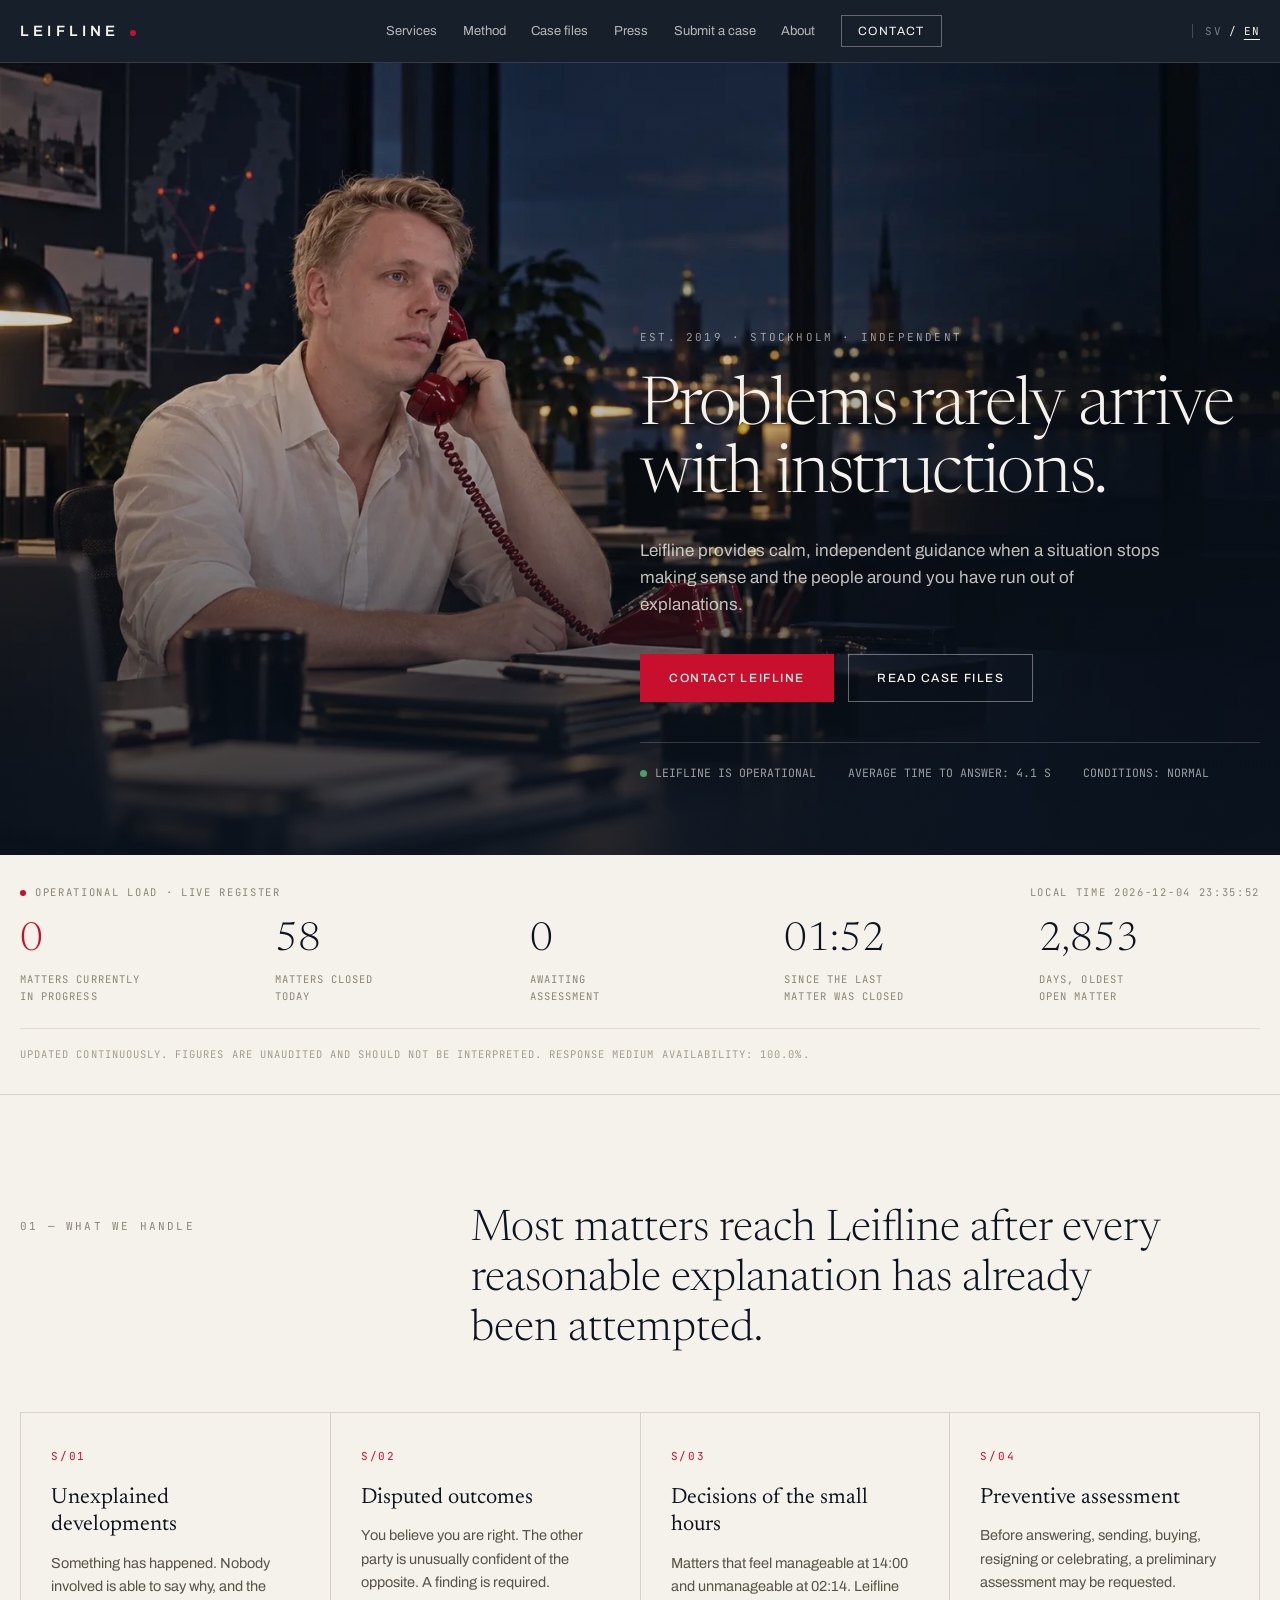
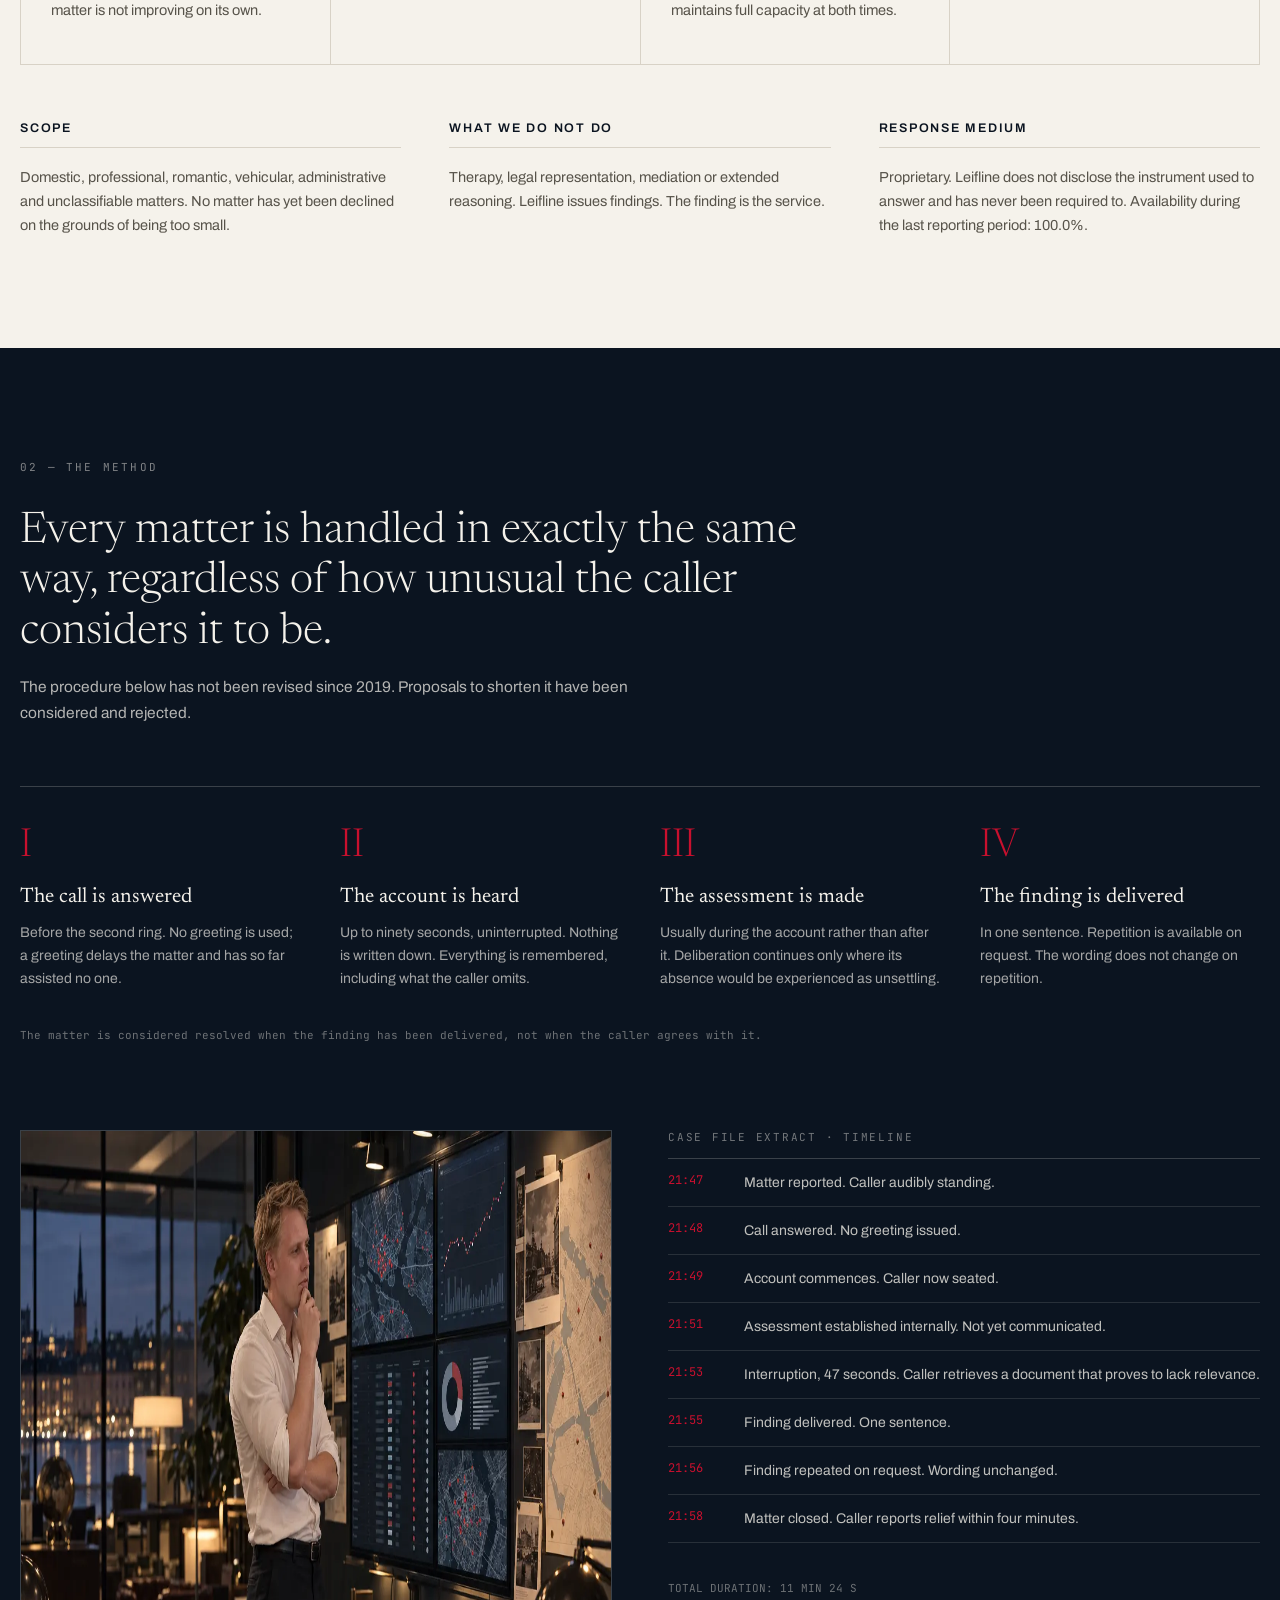
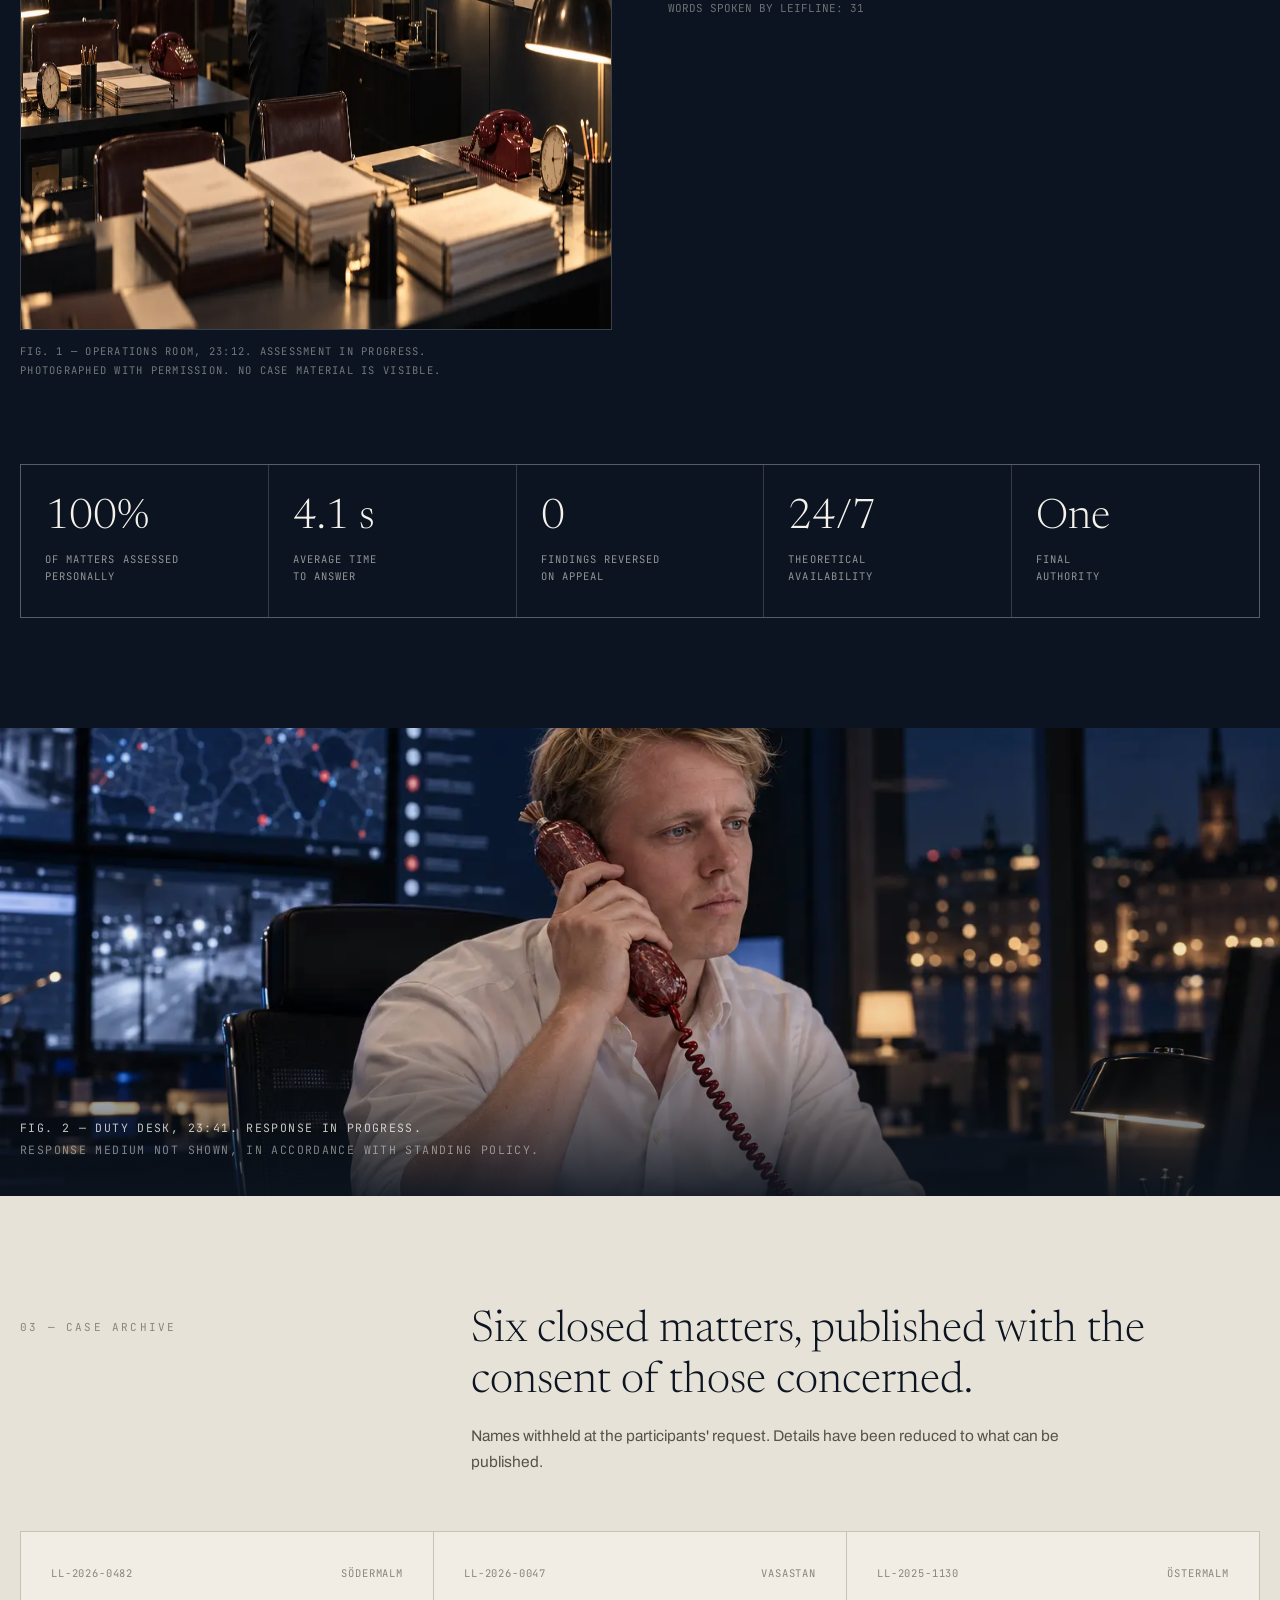
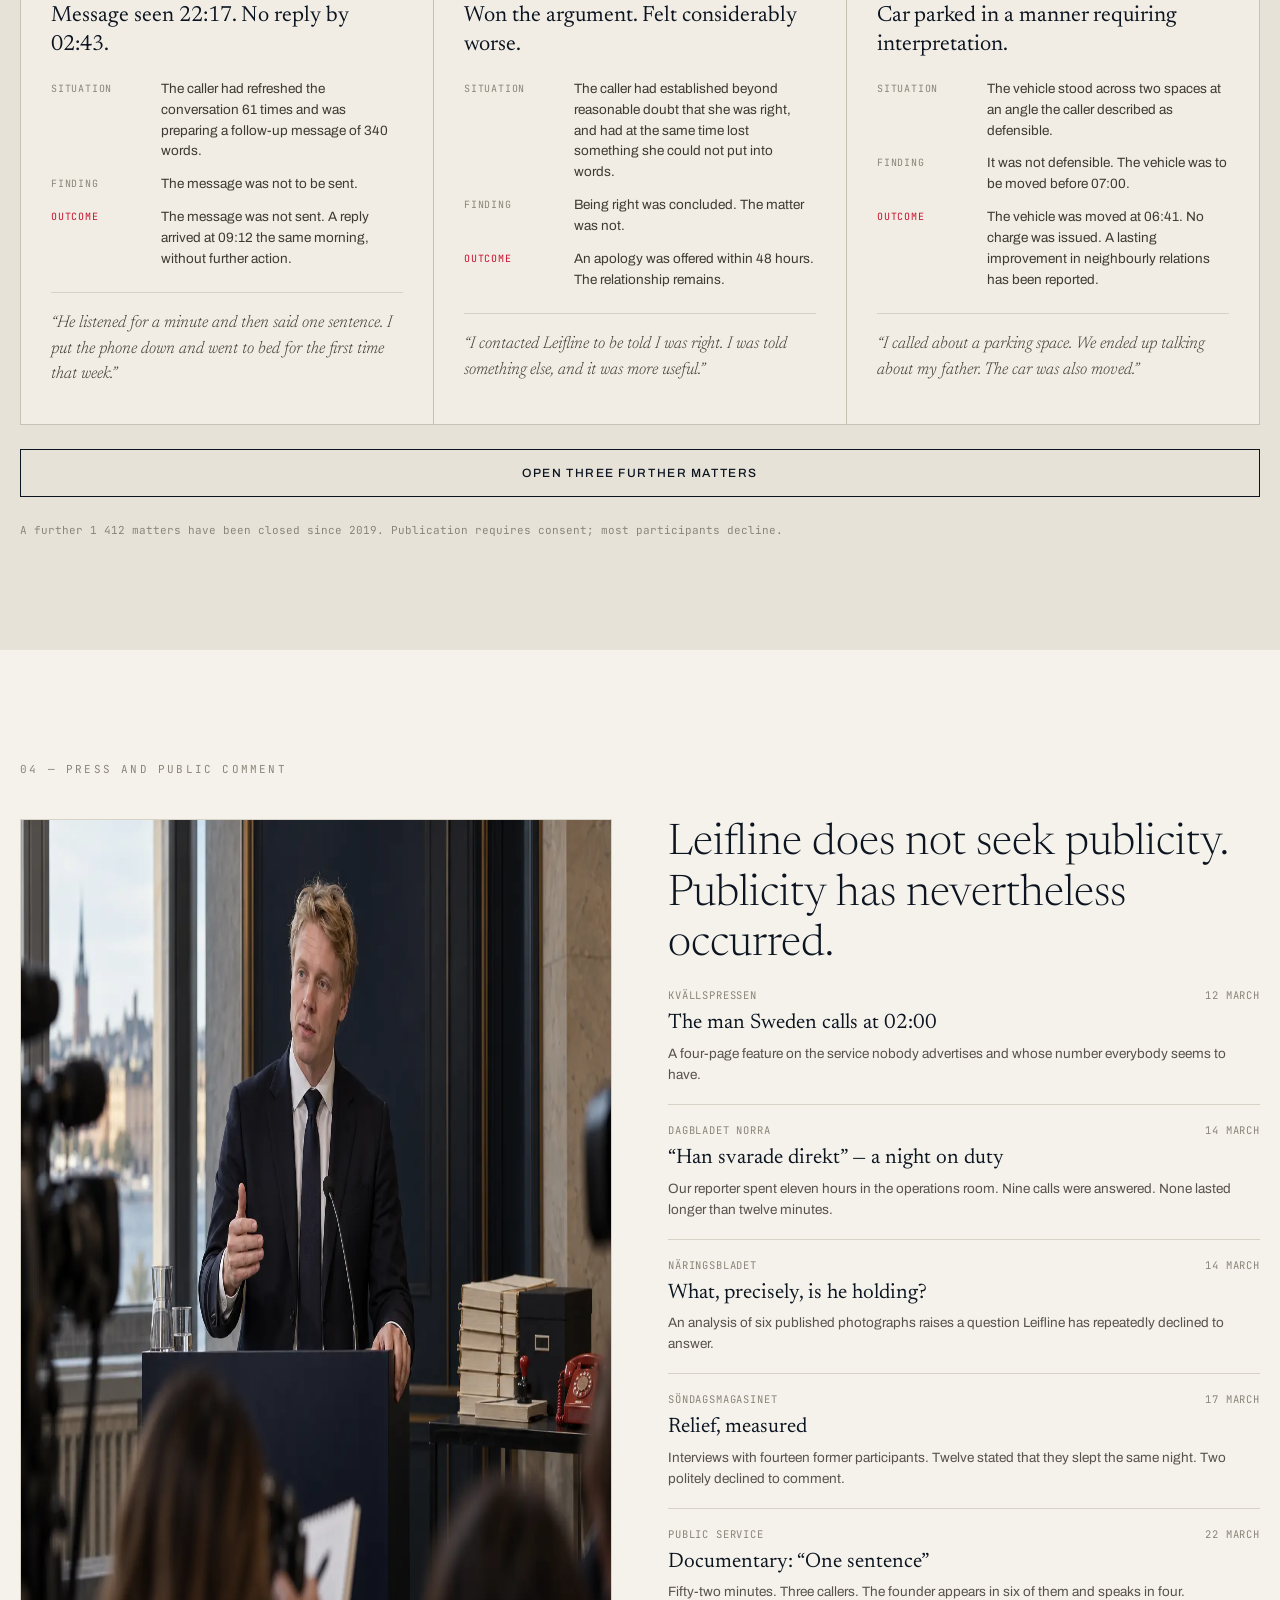
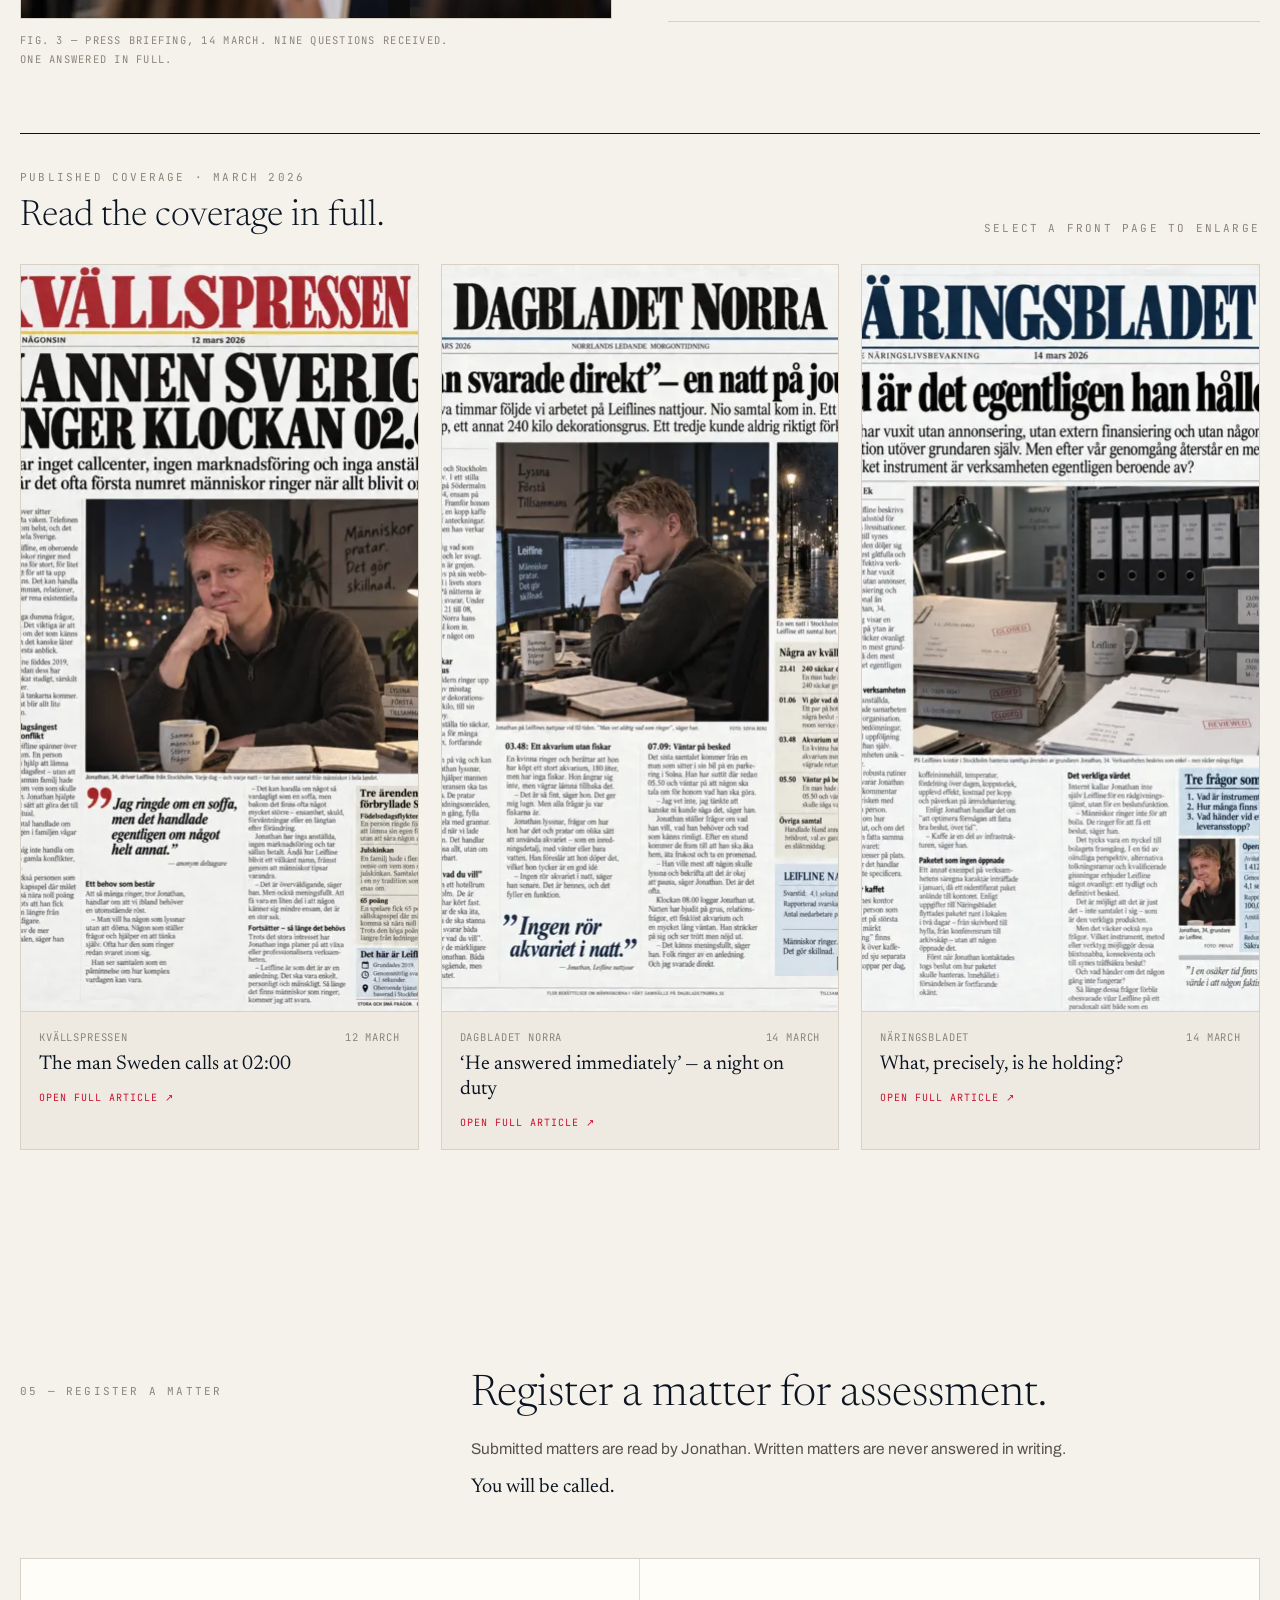
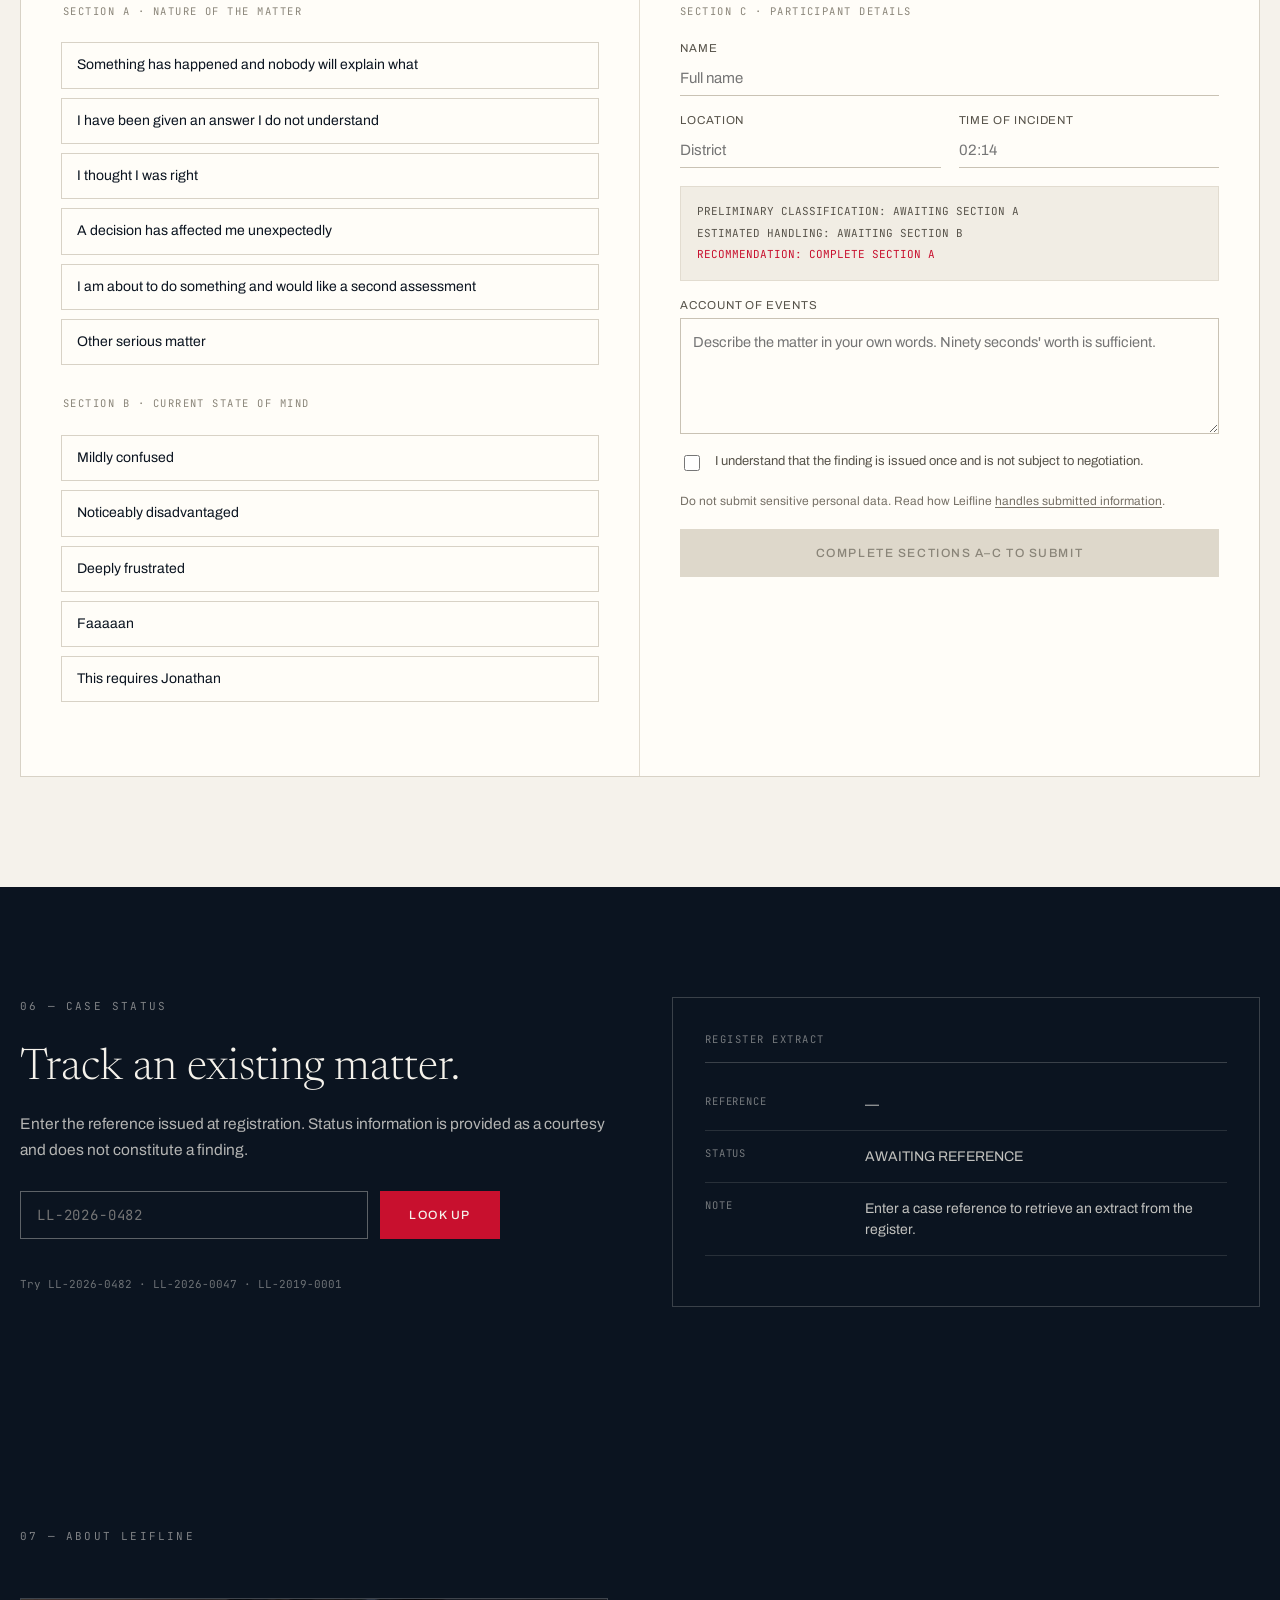
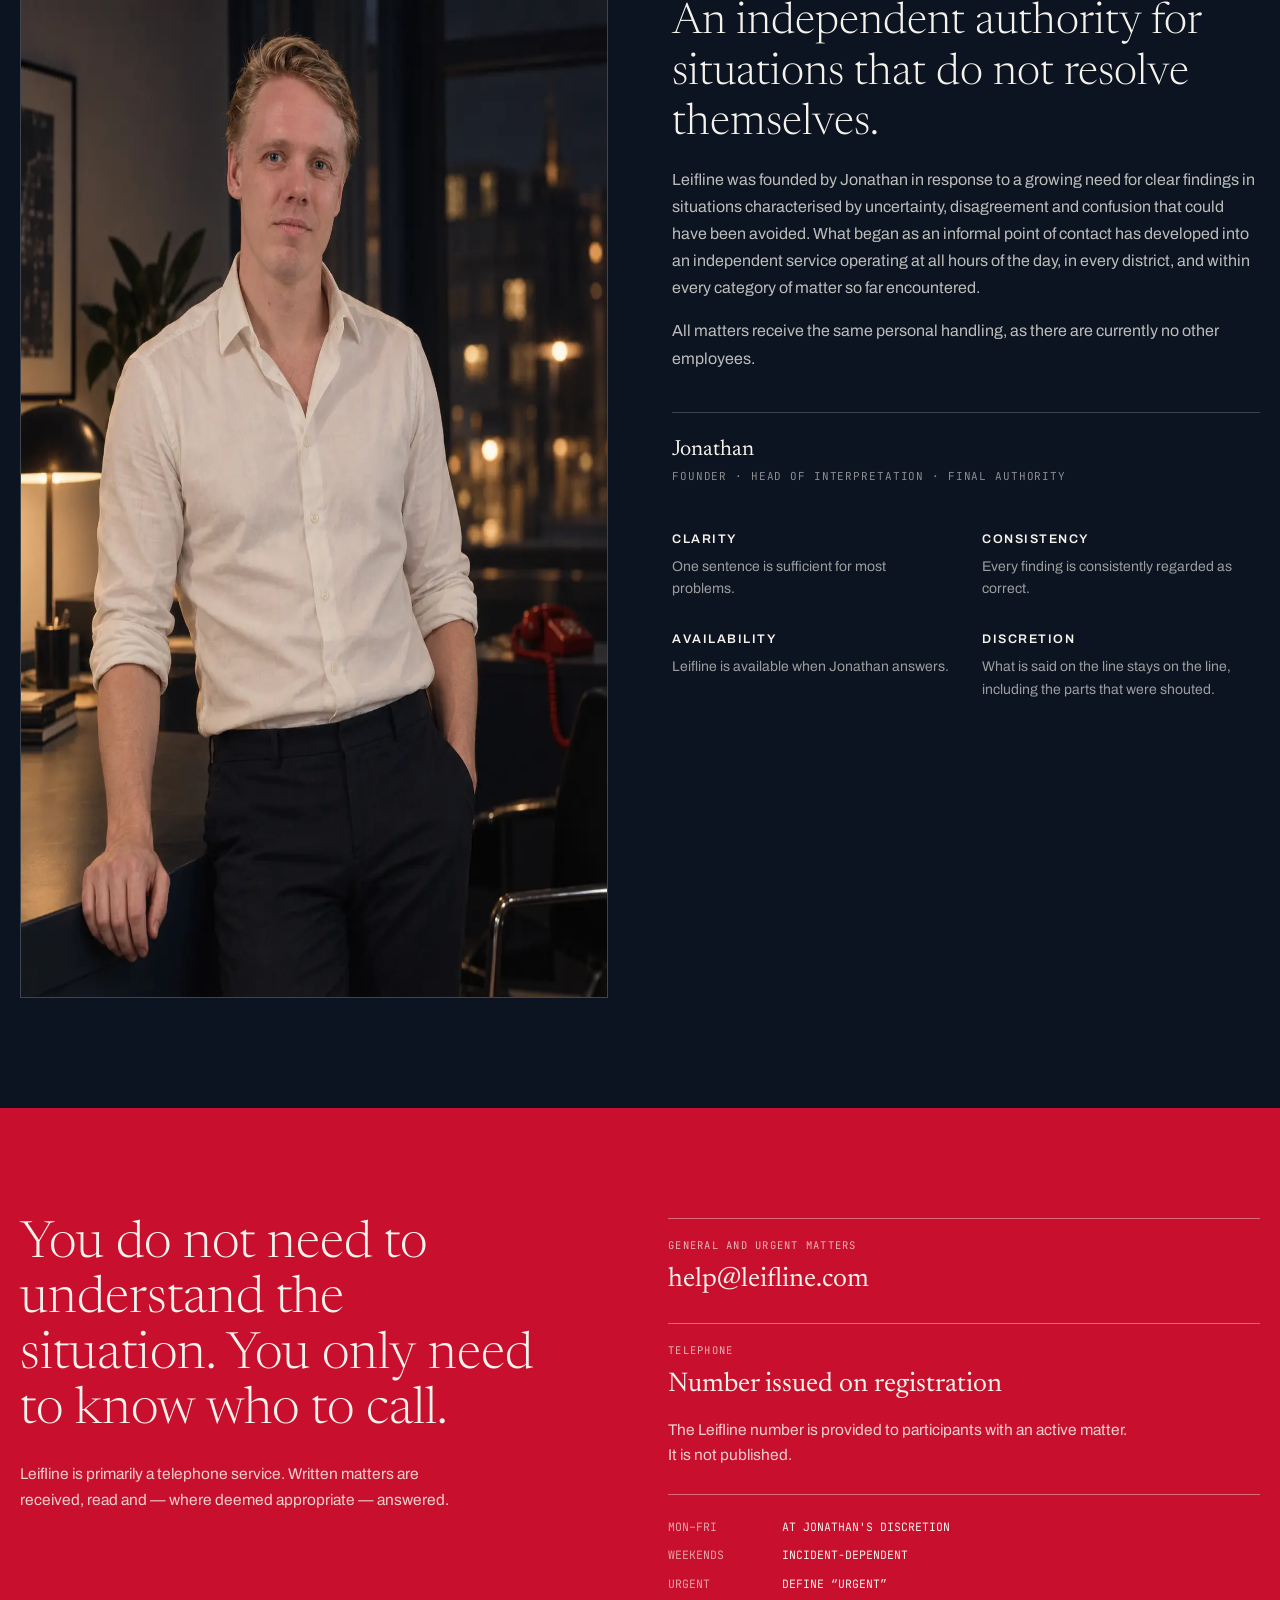
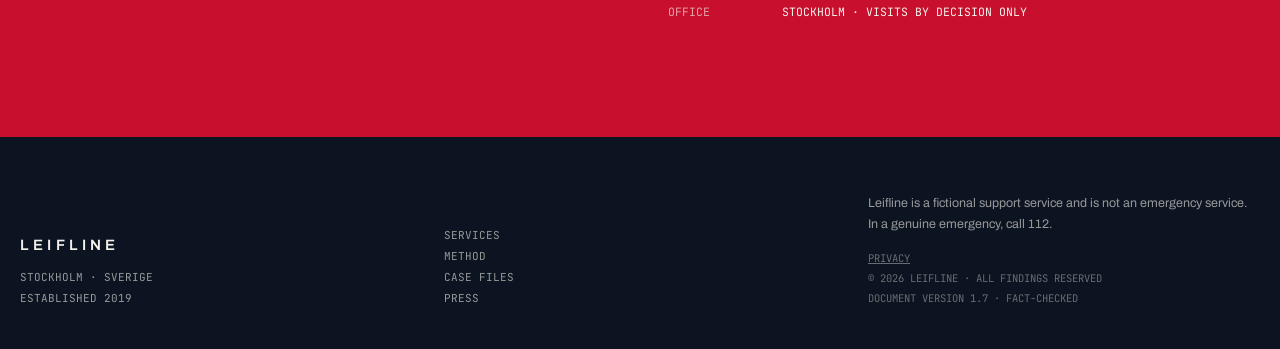
<file: index.html>
<!doctype html><html lang="en"><head><meta charset="utf-8"><meta name="viewport" content="width=device-width,initial-scale=1"><meta http-equiv="Content-Security-Policy" content="default-src 'self'; base-uri 'self'; object-src 'none'; img-src 'self' data:; style-src 'self' 'unsafe-inline'; font-src 'self'; script-src 'self' 'nonce-leifline-static-v1'; frame-src https://script.google.com https://*.googleusercontent.com; form-action https://script.google.com"><meta name="referrer" content="strict-origin-when-cross-origin"><title>Leifline — Independent support and problem response</title><meta name="description" content="Independent guidance when a situation stops making sense. Stockholm, since 2019. Average time to answer: 4.1 seconds."><link rel="canonical" href="https://leifline.com/"><link rel="alternate" hreflang="en" href="https://leifline.com/"><link rel="alternate" hreflang="sv" href="https://leifline.com/sv/"><link rel="alternate" hreflang="x-default" href="https://leifline.com/"><link rel="icon" href="/images/favicon.svg" type="image/svg+xml"><meta name="theme-color" content="#0b1420"><meta property="og:type" content="website"><meta property="og:site_name" content="Leifline"><meta property="og:locale" content="en_GB"><meta property="og:url" content="https://leifline.com/"><meta property="og:title" content="Leifline — Problems rarely arrive with instructions."><meta property="og:description" content="Independent guidance when a situation stops making sense. Stockholm, since 2019. Average time to answer: 4.1 seconds."><meta property="og:image" content="https://leifline.com/images/og-leifline.png"><meta name="twitter:card" content="summary_large_image"><meta name="twitter:title" content="Leifline — Problems rarely arrive with instructions."><meta name="twitter:description" content="Independent guidance when a situation stops making sense. Stockholm, since 2019. Average time to answer: 4.1 seconds."><meta name="twitter:image" content="https://leifline.com/images/og-leifline.png"><link rel="stylesheet" href="/assets/styles.css"><script type="application/ld+json" nonce="leifline-static-v1">{"@context":"https://schema.org","@type":"Organization","name":"Leifline","url":"https://leifline.com/","logo":"https://leifline.com/images/og-leifline.png","founder":{"@type":"Person","name":"Jonathan"},"foundingDate":"2019","foundingLocation":{"@type":"Place","name":"Stockholm, Sweden"},"email":"help@leifline.com"}</script><script src="/assets/site.js" defer></script></head><body>
  <a class="skip-link" href="#main">Skip to content</a>
  <header class="site-header">
    <div class="wrap header-inner">
      <a class="brand" href="#top" aria-label="Leifline"><span>LEIFLINE</span><span class="brand-dot" aria-hidden="true"></span></a>
      <button class="nav-toggle" type="button" aria-expanded="false" aria-controls="primary-nav">MENU</button>
      <nav class="site-nav" id="primary-nav" aria-label="Primary navigation">
        <a href="#services">Services</a><a href="#method">Method</a><a href="#cases">Case files</a><a href="#press">Press</a><a href="#case">Submit a case</a><a href="#about">About</a><a class="nav-contact" href="#contact">CONTACT</a>
      </nav>
      <div class="language-switcher" aria-label="Language"><a href="/sv/">SV</a><span aria-hidden="true">/</span><a href="/" aria-current="page">EN</a></div>
    </div>
  </header><main id="main"><section class="hero" id="top" aria-labelledby="hero-title">
    <img src="/images/hero.webp" alt="" width="1600" height="1067" fetchpriority="high">
    <div class="wrap hero-inner"><div class="hero-copy">
      <div class="eyebrow">EST. 2019 · STOCKHOLM · INDEPENDENT</div><h1 id="hero-title">Problems rarely arrive with instructions.</h1><p>Leifline provides calm, independent guidance when a situation stops making sense and the people around you have run out of explanations.</p>
      <div class="button-row"><a class="button button-primary" href="#case">CONTACT LEIFLINE</a><a class="button button-light" href="#cases">READ CASE FILES</a></div>
      <div class="hero-status"><div><span class="status-dot" aria-hidden="true"></span>LEIFLINE IS OPERATIONAL</div><div>AVERAGE TIME TO ANSWER: 4.1 S</div><div>CONDITIONS: <span data-condition>NORMAL</span></div></div>
    </div></div>
  </section><section class="load-strip" aria-labelledby="load-title"><div class="wrap">
    <div class="load-head"><div id="load-title"><span class="brand-dot" aria-hidden="true" style="display:inline-block;margin-right:9px"></span>OPERATIONAL LOAD · LIVE REGISTER</div><time data-clock></time></div>
    <div class="load-grid"><div><div class="load-number live" data-load="ongoing">0</div><div class="load-label">MATTERS CURRENTLY
IN PROGRESS</div></div><div><div class="load-number" data-load="closed">0</div><div class="load-label">MATTERS CLOSED
TODAY</div></div><div><div class="load-number" data-load="queue">0</div><div class="load-label">AWAITING
ASSESSMENT</div></div><div><div class="load-number" data-load="since">0</div><div class="load-label">SINCE THE LAST
MATTER WAS CLOSED</div></div><div><div class="load-number" data-load="oldest">0</div><div class="load-label">DAYS, OLDEST
OPEN MATTER</div></div></div>
    <div class="load-note">UPDATED CONTINUOUSLY. FIGURES ARE UNAUDITED AND SHOULD NOT BE INTERPRETED. RESPONSE MEDIUM AVAILABILITY: 100.0%.</div>
  </div></section><section class="section" id="services" aria-labelledby="services-title"><div class="wrap">
    <div class="section-heading-row"><div class="section-label">01 — WHAT WE HANDLE</div><h2 class="section-heading" id="services-title">Most matters reach Leifline after every reasonable explanation has already been attempted.</h2></div>
    <div class="card-grid"><article class="card"><div class="card-code">S/01</div><h3>Unexplained developments</h3><p>Something has happened. Nobody involved is able to say why, and the matter is not improving on its own.</p></article><article class="card"><div class="card-code">S/02</div><h3>Disputed outcomes</h3><p>You believe you are right. The other party is unusually confident of the opposite. A finding is required.</p></article><article class="card"><div class="card-code">S/03</div><h3>Decisions of the small hours</h3><p>Matters that feel manageable at 14:00 and unmanageable at 02:14. Leifline maintains full capacity at both times.</p></article><article class="card"><div class="card-code">S/04</div><h3>Preventive assessment</h3><p>Before answering, sending, buying, resigning or celebrating, a preliminary assessment may be requested.</p></article></div>
    <div class="text-columns"><article class="text-column"><h3>SCOPE</h3><p>Domestic, professional, romantic, vehicular, administrative and unclassifiable matters. No matter has yet been declined on the grounds of being too small.</p></article><article class="text-column"><h3>WHAT WE DO NOT DO</h3><p>Therapy, legal representation, mediation or extended reasoning. Leifline issues findings. The finding is the service.</p></article><article class="text-column"><h3>RESPONSE MEDIUM</h3><p>Proprietary. Leifline does not disclose the instrument used to answer and has never been required to. Availability during the last reporting period: 100.0%.</p></article></div>
  </div></section><section class="section dark" id="method" aria-labelledby="method-title"><div class="wrap">
    <div class="section-label">02 — THE METHOD</div><h2 class="section-heading" id="method-title" style="max-width:820px;margin-top:30px">Every matter is handled in exactly the same way, regardless of how unusual the caller considers it to be.</h2><p class="section-intro">The procedure below has not been revised since 2019. Proposals to shorten it have been considered and rejected.</p>
    <div class="method-steps"><article class="method-step"><div class="method-num">I</div><h3>The call is answered</h3><p>Before the second ring. No greeting is used; a greeting delays the matter and has so far assisted no one.</p></article><article class="method-step"><div class="method-num">II</div><h3>The account is heard</h3><p>Up to ninety seconds, uninterrupted. Nothing is written down. Everything is remembered, including what the caller omits.</p></article><article class="method-step"><div class="method-num">III</div><h3>The assessment is made</h3><p>Usually during the account rather than after it. Deliberation continues only where its absence would be experienced as unsettling.</p></article><article class="method-step"><div class="method-num">IV</div><h3>The finding is delivered</h3><p>In one sentence. Repetition is available on request. The wording does not change on repetition.</p></article></div>
    <p class="method-closing">The matter is considered resolved when the finding has been delivered, not when the caller agrees with it.</p>
    <div class="method-detail"><figure style="margin:0"><img class="framed-image" src="/images/method.webp" alt="Leifline" width="1200" height="800" loading="lazy"><figcaption class="caption">FIG. 1 — OPERATIONS ROOM, 23:12. ASSESSMENT IN PROGRESS.<br>PHOTOGRAPHED WITH PERMISSION. NO CASE MATERIAL IS VISIBLE.</figcaption></figure>
      <div><div class="timeline-title">CASE FILE EXTRACT · TIMELINE</div><div class="timeline-row"><time>21:47</time><span>Matter reported. Caller audibly standing.</span></div><div class="timeline-row"><time>21:48</time><span>Call answered. No greeting issued.</span></div><div class="timeline-row"><time>21:49</time><span>Account commences. Caller now seated.</span></div><div class="timeline-row"><time>21:51</time><span>Assessment established internally. Not yet communicated.</span></div><div class="timeline-row"><time>21:53</time><span>Interruption, 47 seconds. Caller retrieves a document that proves to lack relevance.</span></div><div class="timeline-row"><time>21:55</time><span>Finding delivered. One sentence.</span></div><div class="timeline-row"><time>21:56</time><span>Finding repeated on request. Wording unchanged.</span></div><div class="timeline-row"><time>21:58</time><span>Matter closed. Caller reports relief within four minutes.</span></div><p class="method-closing">TOTAL DURATION: 11 MIN 24 S<br>WORDS SPOKEN BY LEIFLINE: 31</p></div>
    </div>
    <div class="stats-grid"><div class="stat"><div class="stat-number">100%</div><div class="stat-label">OF MATTERS ASSESSED
PERSONALLY</div></div><div class="stat"><div class="stat-number">4.1 s</div><div class="stat-label">AVERAGE TIME
TO ANSWER</div></div><div class="stat"><div class="stat-number">0</div><div class="stat-label">FINDINGS REVERSED
ON APPEAL</div></div><div class="stat"><div class="stat-number">24/7</div><div class="stat-label">THEORETICAL
AVAILABILITY</div></div><div class="stat"><div class="stat-number">One</div><div class="stat-label">FINAL
AUTHORITY</div></div></div>
  </div></section>
  <section class="operations-image" aria-label="Leifline operations"><img src="/images/operations.webp" alt="" width="1600" height="900" loading="lazy"><div class="operations-caption"><div class="wrap">FIG. 2 — DUTY DESK, 23:41. RESPONSE IN PROGRESS.<br><span style="color:rgba(245,242,235,.5)">RESPONSE MEDIUM NOT SHOWN, IN ACCORDANCE WITH STANDING POLICY.</span></div></div></section><section class="section" id="cases" aria-labelledby="cases-title" style="background:var(--paper-dark)"><div class="wrap">
    <div class="section-heading-row"><div class="section-label">03 — CASE ARCHIVE</div><div><h2 class="section-heading" id="cases-title">Six closed matters, published with the consent of those concerned.</h2><p class="section-intro">Names withheld at the participants' request. Details have been reduced to what can be published.</p></div></div>
    <div class="case-grid"><article class="case-card"><div class="case-meta"><span>LL-2026-0482</span><span>SÖDERMALM</span></div><h3>Message seen 22:17. No reply by 02:43.</h3><div class="case-row"><b>SITUATION</b><span>The caller had refreshed the conversation 61 times and was preparing a follow-up message of 340 words.</span></div><div class="case-row"><b>FINDING</b><span>The message was not to be sent.</span></div><div class="case-row outcome"><b>OUTCOME</b><span>The message was not sent. A reply arrived at 09:12 the same morning, without further action.</span></div><blockquote class="case-quote">“He listened for a minute and then said one sentence. I put the phone down and went to bed for the first time that week.”</blockquote></article><article class="case-card"><div class="case-meta"><span>LL-2026-0047</span><span>VASASTAN</span></div><h3>Won the argument. Felt considerably worse.</h3><div class="case-row"><b>SITUATION</b><span>The caller had established beyond reasonable doubt that she was right, and had at the same time lost something she could not put into words.</span></div><div class="case-row"><b>FINDING</b><span>Being right was concluded. The matter was not.</span></div><div class="case-row outcome"><b>OUTCOME</b><span>An apology was offered within 48 hours. The relationship remains.</span></div><blockquote class="case-quote">“I contacted Leifline to be told I was right. I was told something else, and it was more useful.”</blockquote></article><article class="case-card"><div class="case-meta"><span>LL-2025-1130</span><span>ÖSTERMALM</span></div><h3>Car parked in a manner requiring interpretation.</h3><div class="case-row"><b>SITUATION</b><span>The vehicle stood across two spaces at an angle the caller described as defensible.</span></div><div class="case-row"><b>FINDING</b><span>It was not defensible. The vehicle was to be moved before 07:00.</span></div><div class="case-row outcome"><b>OUTCOME</b><span>The vehicle was moved at 06:41. No charge was issued. A lasting improvement in neighbourly relations has been reported.</span></div><blockquote class="case-quote">“I called about a parking space. We ended up talking about my father. The car was also moved.”</blockquote></article><article class="case-card" hidden><div class="case-meta"><span>LL-2025-0904</span><span>KUNGSHOLMEN</span></div><h3>Resignation completed 23:50.</h3><div class="case-row"><b>SITUATION</b><span>The caller intended to send her resignation the same evening and described it as “quite well written”.</span></div><div class="case-row"><b>FINDING</b><span>The text was well written and was not to be sent before Thursday.</span></div><div class="case-row outcome"><b>OUTCOME</b><span>The text was not sent. Eleven weeks later it was sent to a different employer, then as an application.</span></div><blockquote class="case-quote">“Leifline did not tell me to stay. Leifline told me to wait. Those turned out to be two different things.”</blockquote></article><article class="case-card" hidden><div class="case-meta"><span>LL-2025-0612</span><span>BROMMA</span></div><h3>Family gathering, seating arrangement, third year of dispute.</h3><div class="case-row"><b>SITUATION</b><span>Two relatives had not been seated at the same table since 2022. The caller was to host nine days later.</span></div><div class="case-row"><b>FINDING</b><span>Both were to be seated at the same table. Neither was to be informed in advance.</span></div><div class="case-row outcome"><b>OUTCOME</b><span>Both attended. Both remained seated. Neither commented on the arrangement, which was recorded as a successful outcome.</span></div><blockquote class="case-quote">“I asked for a solution. I received an instruction. In hindsight the instruction was the solution.”</blockquote></article><article class="case-card" hidden><div class="case-meta"><span>LL-2024-0218</span><span>LOCATION NOT STATED</span></div><h3>The caller was unable to state the nature of the problem.</h3><div class="case-row"><b>SITUATION</b><span>Ninety seconds of account produced no identifiable matter. The caller apologised four times.</span></div><div class="case-row"><b>FINDING</b><span>There was a matter. It was not the one being described.</span></div><div class="case-row outcome"><b>OUTCOME</b><span>The correct matter was identified during the eleventh minute. The matter was closed. Follow-up was declined as unnecessary.</span></div><blockquote class="case-quote">“I wasn't really calling about anything in particular. He knew what it was about before I did.”</blockquote></article></div>
    <button class="button wide-button" type="button" data-reveal-cases>OPEN THREE FURTHER MATTERS</button><p class="archive-note">A further 1 412 matters have been closed since 2019. Publication requires consent; most participants decline.</p>
  </div></section><section class="section" id="press" aria-labelledby="press-title"><div class="wrap">
    <div class="section-label" style="margin-bottom:40px">04 — PRESS AND PUBLIC COMMENT</div>
    <div class="press-top"><figure style="margin:0"><img class="framed-image" src="/images/press-briefing.webp" alt="Leifline" width="1200" height="800" loading="lazy" style="border-color:var(--line)"><figcaption class="caption" style="color:#8a8579">FIG. 3 — PRESS BRIEFING, 14 MARCH. NINE QUESTIONS RECEIVED.<br>ONE ANSWERED IN FULL.</figcaption></figure>
      <div><h2 class="section-heading" id="press-title">Leifline does not seek publicity. Publicity has nevertheless occurred.</h2><article class="press-list-item"><div class="press-list-meta"><span>KVÄLLSPRESSEN</span><span>12 MARCH</span></div><div class="press-list-title">The man Sweden calls at 02:00</div><div class="press-list-copy">A four-page feature on the service nobody advertises and whose number everybody seems to have.</div></article><article class="press-list-item"><div class="press-list-meta"><span>DAGBLADET NORRA</span><span>14 MARCH</span></div><div class="press-list-title">“Han svarade direkt” — a night on duty</div><div class="press-list-copy">Our reporter spent eleven hours in the operations room. Nine calls were answered. None lasted longer than twelve minutes.</div></article><article class="press-list-item"><div class="press-list-meta"><span>NÄRINGSBLADET</span><span>14 MARCH</span></div><div class="press-list-title">What, precisely, is he holding?</div><div class="press-list-copy">An analysis of six published photographs raises a question Leifline has repeatedly declined to answer.</div></article><article class="press-list-item"><div class="press-list-meta"><span>SÖNDAGSMAGASINET</span><span>17 MARCH</span></div><div class="press-list-title">Relief, measured</div><div class="press-list-copy">Interviews with fourteen former participants. Twelve stated that they slept the same night. Two politely declined to comment.</div></article><article class="press-list-item"><div class="press-list-meta"><span>PUBLIC SERVICE</span><span>22 MARCH</span></div><div class="press-list-title">Documentary: “One sentence”</div><div class="press-list-copy">Fifty-two minutes. Three callers. The founder appears in six of them and speaks in four.</div></article></div>
    </div>
    <div class="press-gallery"><div class="press-gallery-head"><div><div class="section-label" style="margin-bottom:9px">PUBLISHED COVERAGE · MARCH 2026</div><h3>Read the coverage in full.</h3></div><div class="section-label">SELECT A FRONT PAGE TO ENLARGE</div></div>
      <div class="press-gallery-grid"><article class="press-card"><button type="button" data-dialog-open="press-kvallspressen" aria-label="Open the Kvällspressen article"><img class="press-thumb" src="/images/press-kvallspressen-thumb.webp" alt="Front page of Kvällspressen about Leifline" width="527" height="746" loading="lazy"><div class="press-card-copy"><div class="press-list-meta"><span>KVÄLLSPRESSEN</span><span>12 MARCH</span></div><h4>The man Sweden calls at 02:00</h4><div class="press-open">OPEN FULL ARTICLE ↗</div></div></button>
        <dialog class="press-dialog" id="press-kvallspressen" aria-label="The man Sweden calls at 02:00"><div class="dialog-bar"><span>KVÄLLSPRESSEN · 12 MARCH</span><button class="dialog-close" type="button" data-dialog-close>CLOSE</button></div><img src="/images/press-kvallspressen-full.webp" alt="Front page of Kvällspressen about Leifline" width="1055" height="1491" loading="lazy"></dialog></article><article class="press-card"><button type="button" data-dialog-open="press-dagbladet-norra" aria-label="Open the Dagbladet Norra article"><img class="press-thumb" src="/images/press-dagbladet-norra-thumb.webp" alt="Front page of Dagbladet Norra about Leifline" width="527" height="746" loading="lazy"><div class="press-card-copy"><div class="press-list-meta"><span>DAGBLADET NORRA</span><span>14 MARCH</span></div><h4>‘He answered immediately’ — a night on duty</h4><div class="press-open">OPEN FULL ARTICLE ↗</div></div></button>
        <dialog class="press-dialog" id="press-dagbladet-norra" aria-label="‘He answered immediately’ — a night on duty"><div class="dialog-bar"><span>DAGBLADET NORRA · 14 MARCH</span><button class="dialog-close" type="button" data-dialog-close>CLOSE</button></div><img src="/images/press-dagbladet-norra-full.webp" alt="Front page of Dagbladet Norra about Leifline" width="1055" height="1491" loading="lazy"></dialog></article><article class="press-card"><button type="button" data-dialog-open="press-naringsbladet" aria-label="Open the Näringsbladet article"><img class="press-thumb" src="/images/press-naringsbladet-thumb.webp" alt="Front page of Näringsbladet about Leifline" width="527" height="746" loading="lazy"><div class="press-card-copy"><div class="press-list-meta"><span>NÄRINGSBLADET</span><span>14 MARCH</span></div><h4>What, precisely, is he holding?</h4><div class="press-open">OPEN FULL ARTICLE ↗</div></div></button>
        <dialog class="press-dialog" id="press-naringsbladet" aria-label="What, precisely, is he holding?"><div class="dialog-bar"><span>NÄRINGSBLADET · 14 MARCH</span><button class="dialog-close" type="button" data-dialog-close>CLOSE</button></div><img src="/images/press-naringsbladet-full.webp" alt="Front page of Näringsbladet about Leifline" width="1055" height="1491" loading="lazy"></dialog></article></div>
    </div>
  </div></section><section class="section" id="case" aria-labelledby="form-title"><div class="wrap">
    <div class="section-heading-row"><div class="section-label">05 — REGISTER A MATTER</div><div><h2 class="section-heading" id="form-title">Register a matter for assessment.</h2><p class="section-intro">Submitted matters are read by Jonathan. Written matters are never answered in writing.</p><p style="font:20px/1.45 var(--serif);margin:10px 0 0">You will be called.</p></div></div>
    <div class="case-form-shell">
      <form class="case-form" id="case-form" action="https://script.google.com/macros/s/AKfycbyDSAOkkLKMbQ6T3r6CyZnwc1KDFL_lOuOTTvdHw4Ge9RLn33SiB02a6vkHlPqvAt6bMw/exec" method="post" target="submission-frame" data-lang="en">
        <div class="form-column"><fieldset class="choice-grid"><legend class="form-section-title">SECTION A · NATURE OF THE MATTER</legend><div class="choice"><input id="nature-0" name="natureChoice" type="radio" value="Something has happened and nobody will explain what" data-code="N1" data-classification="UNEXPLAINED EVENT" required><label for="nature-0">Something has happened and nobody will explain what</label></div><div class="choice"><input id="nature-1" name="natureChoice" type="radio" value="I have been given an answer I do not understand" data-code="N2" data-classification="CLARIFICATION REQUIRED" required><label for="nature-1">I have been given an answer I do not understand</label></div><div class="choice"><input id="nature-2" name="natureChoice" type="radio" value="I thought I was right" data-code="N3" data-classification="DISPUTED OUTCOME" required><label for="nature-2">I thought I was right</label></div><div class="choice"><input id="nature-3" name="natureChoice" type="radio" value="A decision has affected me unexpectedly" data-code="N4" data-classification="DECISION WITH CONSEQUENCES" required><label for="nature-3">A decision has affected me unexpectedly</label></div><div class="choice"><input id="nature-4" name="natureChoice" type="radio" value="I am about to do something and would like a second assessment" data-code="N5" data-classification="PREVENTIVE ASSESSMENT" required><label for="nature-4">I am about to do something and would like a second assessment</label></div><div class="choice"><input id="nature-5" name="natureChoice" type="radio" value="Other serious matter" data-code="N6" data-classification="UNCLASSIFIED" required><label for="nature-5">Other serious matter</label></div></fieldset>
          <fieldset class="choice-grid"><legend class="form-section-title">SECTION B · CURRENT STATE OF MIND</legend><div class="choice"><input id="severity-0" name="severityChoice" type="radio" value="Mildly confused" data-code="S1" data-urgent="false" required><label for="severity-0">Mildly confused</label></div><div class="choice"><input id="severity-1" name="severityChoice" type="radio" value="Noticeably disadvantaged" data-code="S2" data-urgent="false" required><label for="severity-1">Noticeably disadvantaged</label></div><div class="choice"><input id="severity-2" name="severityChoice" type="radio" value="Deeply frustrated" data-code="S3" data-urgent="false" required><label for="severity-2">Deeply frustrated</label></div><div class="choice"><input id="severity-3" name="severityChoice" type="radio" value="Faaaaan" data-code="S4" data-urgent="true" required><label for="severity-3">Faaaaan</label></div><div class="choice"><input id="severity-4" name="severityChoice" type="radio" value="This requires Jonathan" data-code="S5" data-urgent="true" required><label for="severity-4">This requires Jonathan</label></div></fieldset></div>
        <div class="form-column"><div class="form-section-title">SECTION C · PARTICIPANT DETAILS</div><div class="field-grid">
          <label class="field">NAME<input name="name" placeholder="Full name" autocomplete="name" maxlength="100" required></label>
          <div class="field-grid two"><label class="field">LOCATION<input name="place" placeholder="District" maxlength="100" required></label><label class="field">TIME OF INCIDENT<input name="time" placeholder="02:14" maxlength="30" required></label></div>
          <div class="classification" aria-live="polite"><div>PRELIMINARY CLASSIFICATION: <span data-classification>AWAITING SECTION A</span></div><div>ESTIMATED HANDLING: <span data-handling>AWAITING SECTION B</span></div><div>RECOMMENDATION: <span data-recommendation>COMPLETE SECTION A</span></div></div>
          <label class="field">ACCOUNT OF EVENTS<textarea name="account" rows="4" placeholder="Describe the matter in your own words. Ninety seconds' worth is sufficient." maxlength="3000" required></textarea></label>
          <label class="checkbox"><input name="acknowledged" type="checkbox" value="Yes" required><span>I understand that the finding is issued once and is not subject to negotiation.</span></label>
          <p class="privacy-note">Do not submit sensitive personal data. Read how Leifline <a href="/privacy/">handles submitted information</a>.</p>
          <div class="honeypot" aria-hidden="true"><label>Website<input name="website" tabindex="-1" autocomplete="off"></label></div>
          <input type="hidden" name="nature"><input type="hidden" name="severity"><input type="hidden" name="natureCode"><input type="hidden" name="severityCode"><input type="hidden" name="classification"><input type="hidden" name="language" value="en"><input type="hidden" name="source" value="leifline.com"><input type="hidden" name="submissionNonce">
          <button class="button button-primary form-submit" type="submit" disabled>COMPLETE SECTIONS A–C TO REGISTER</button><div class="form-error" role="alert" hidden></div>
        </div></div>
      </form>
      <div class="receipt" id="receipt" hidden><div><div class="section-label" style="color:var(--red)">MATTER REGISTERED</div><div class="receipt-id" data-receipt-id></div><p class="section-intro">Your matter has been entered into the register and will be assessed personally. You will be called. Do not act on the matter before then.</p><p class="archive-note">Ärendet är registrerat. Avvakta besked.</p><button class="button" type="button" data-reset-form style="margin-top:30px">REGISTER A NEW MATTER</button></div><div class="receipt-table" data-receipt-table></div></div>
    </div><iframe name="submission-frame" title="Submission response" hidden></iframe>
  </div></section><section class="section dark" id="status" aria-labelledby="status-title"><div class="wrap status-layout"><div><div class="section-label">06 — CASE STATUS</div><h2 class="section-heading" id="status-title" style="margin-top:28px">Track an existing matter.</h2><p class="section-intro">Enter the reference issued at registration. Status information is provided as a courtesy and does not constitute a finding.</p><div class="lookup-controls"><input type="search" data-lookup-input placeholder="LL-2026-0482" aria-label="REFERENCE"><button class="button button-primary" type="button" data-lookup-button>LOOK UP</button></div><p class="method-closing">Try LL-2026-0482 · LL-2026-0047 · LL-2019-0001</p></div><div class="register-extract"><div class="register-title">REGISTER EXTRACT</div><dl data-lookup-results></dl></div></div>
    <script type="application/json" id="status-content" nonce="leifline-static-v1">{"label":"06 — CASE STATUS","h2":"Track an existing matter.","body":"Enter the reference issued at registration. Status information is provided as a courtesy and does not constitute a finding.","btn":"LOOK UP","hint":"Try LL-2026-0482 · LL-2026-0047 · LL-2019-0001","extract":"REGISTER EXTRACT","kRef":"REFERENCE","kReg":"REGISTERED","kCat":"CATEGORY","kStatus":"STATUS","kFinding":"FINDING","kOutcome":"OUTCOME","kAppeal":"APPEAL","empty":[["REFERENCE","—"],["STATUS","AWAITING REFERENCE"],["NOTE","Enter a case reference to retrieve an extract from the register."]],"generic":["AWAITING JONATHAN","UNDER ACTIVE ASSESSMENT","ESCALATED INTERNALLY","THE FINDING IS ALREADY OBVIOUS","REGISTERED"],"gFinding":"No finding has been issued. This should not be interpreted.","gOutcome":"Not yet determined.","gAppeal":"Technically present.","cases":{"LL-2026-0482":{"cat":"COMMUNICATION, UNRECIPROCATED","reg":"2026-08-28 02:44","status":"CLOSED","finding":"The message was not to be sent.","outcome":"Complied with. A reply arrived independently at 09:12.","appeal":"Technically present."},"LL-2026-0047":{"cat":"DISPUTED OUTCOME","reg":"2026-02-03 19:41","status":"CLOSED WITHOUT FURTHER EXPLANATION","finding":"Being right was concluded. The matter was not.","outcome":"Accepted by the participant on the second reading.","appeal":"Technically present."},"LL-2026-0065":{"cat":"COMPETITION RULES, DISPUTED","reg":"2026-06-14 23:09","status":"CLOSED WITHOUT FURTHER EXPLANATION","finding":"The rules were clear. The participant stood further from zero after winning the event.","outcome":"65 points were recorded. No correction was made.","appeal":"Not applicable."},"LL-2025-1130":{"cat":"VEHICLE POSITIONING","reg":"2025-11-30 22:52","status":"CLOSED","finding":"It was not defensible. The vehicle was to be moved before 07:00.","outcome":"The vehicle was moved at 06:41.","appeal":"Technically present."},"LL-2019-0001":{"cat":"FOUNDING MATTER","reg":"2019-02-11 19:03","status":"UNDER ACTIVE ASSESSMENT","finding":"A finding is awaited. Seven years is not unusual for this category of matter.","outcome":"No outcome recorded to date.","appeal":"The right of appeal has been withdrawn at the register's request."}}}</script>
  </section><section class="section dark" id="about" aria-labelledby="about-title"><div class="wrap"><div class="section-label" style="margin-bottom:52px">07 — ABOUT LEIFLINE</div><div class="about-layout"><img class="about-image" src="/images/jonathan.webp" alt="Jonathan" width="1000" height="1000" loading="lazy"><div class="about-copy"><h2 class="section-heading" id="about-title">An independent authority for situations that do not resolve themselves.</h2><p>Leifline was founded by Jonathan  in response to a growing need for clear findings in situations characterised by uncertainty, disagreement and confusion that could have been avoided. What began as an informal point of contact has developed into an independent service operating at all hours of the day, in every district, and within every category of matter so far encountered.</p><p>All matters receive the same personal handling, as there are currently no other employees.</p><div class="founder"><div class="founder-name">Jonathan</div><div class="founder-title">FOUNDER · HEAD OF INTERPRETATION · FINAL AUTHORITY</div></div><div class="values-grid"><article class="value"><h3>CLARITY</h3><p>One sentence is sufficient for most problems.</p></article><article class="value"><h3>CONSISTENCY</h3><p>Every finding is consistently regarded as correct.</p></article><article class="value"><h3>AVAILABILITY</h3><p>Leifline is available when Jonathan answers.</p></article><article class="value"><h3>DISCRETION</h3><p>What is said on the line stays on the line, including the parts that were shouted.</p></article></div></div></div></div></section>
  <section class="section red" id="contact" aria-labelledby="contact-title"><div class="wrap contact-layout"><div><h2 id="contact-title">You do not need to understand the situation. You only need to know who to call.</h2><p>Leifline is primarily a telephone service. Written matters are received, read and — where deemed appropriate — answered.</p></div><div><div class="contact-item"><div class="contact-label">GENERAL AND URGENT MATTERS</div><a class="contact-value" href="mailto:help@leifline.com">help@leifline.com</a></div><div class="contact-item"><div class="contact-label">TELEPHONE</div><div class="contact-value">Number issued on registration</div><p>The Leifline number is provided to participants with an active matter. It is not published.</p></div><div class="contact-item"><div class="hours-row"><span>MON–FRI</span><span>AT JONATHAN'S DISCRETION</span></div><div class="hours-row"><span>WEEKENDS</span><span>INCIDENT-DEPENDENT</span></div><div class="hours-row"><span>URGENT</span><span>DEFINE “URGENT”</span></div><div class="hours-row"><span>OFFICE</span><span>STOCKHOLM · VISITS BY DECISION ONLY</span></div></div></div></div></section>
  <footer class="site-footer"><div class="wrap footer-grid"><div><div class="footer-brand">LEIFLINE</div><div class="footer-meta">STOCKHOLM · SVERIGE<br>ESTABLISHED 2019</div></div><nav class="footer-nav" aria-label="Footer"><a href="#services">SERVICES</a><br><a href="#method">METHOD</a><br><a href="#cases">CASE FILES</a><br><a href="#press">PRESS</a></nav><div class="footer-copy">Leifline is a fictional support service and is not an emergency service. In a genuine emergency, call 112.<div class="footer-legal"><a href="/privacy/">PRIVACY</a><br>© 2026 LEIFLINE · ALL FINDINGS RESERVED<br>DOCUMENT VERSION 1.7 · FACT-CHECKED</div></div></div></footer></main></body></html>
</file>
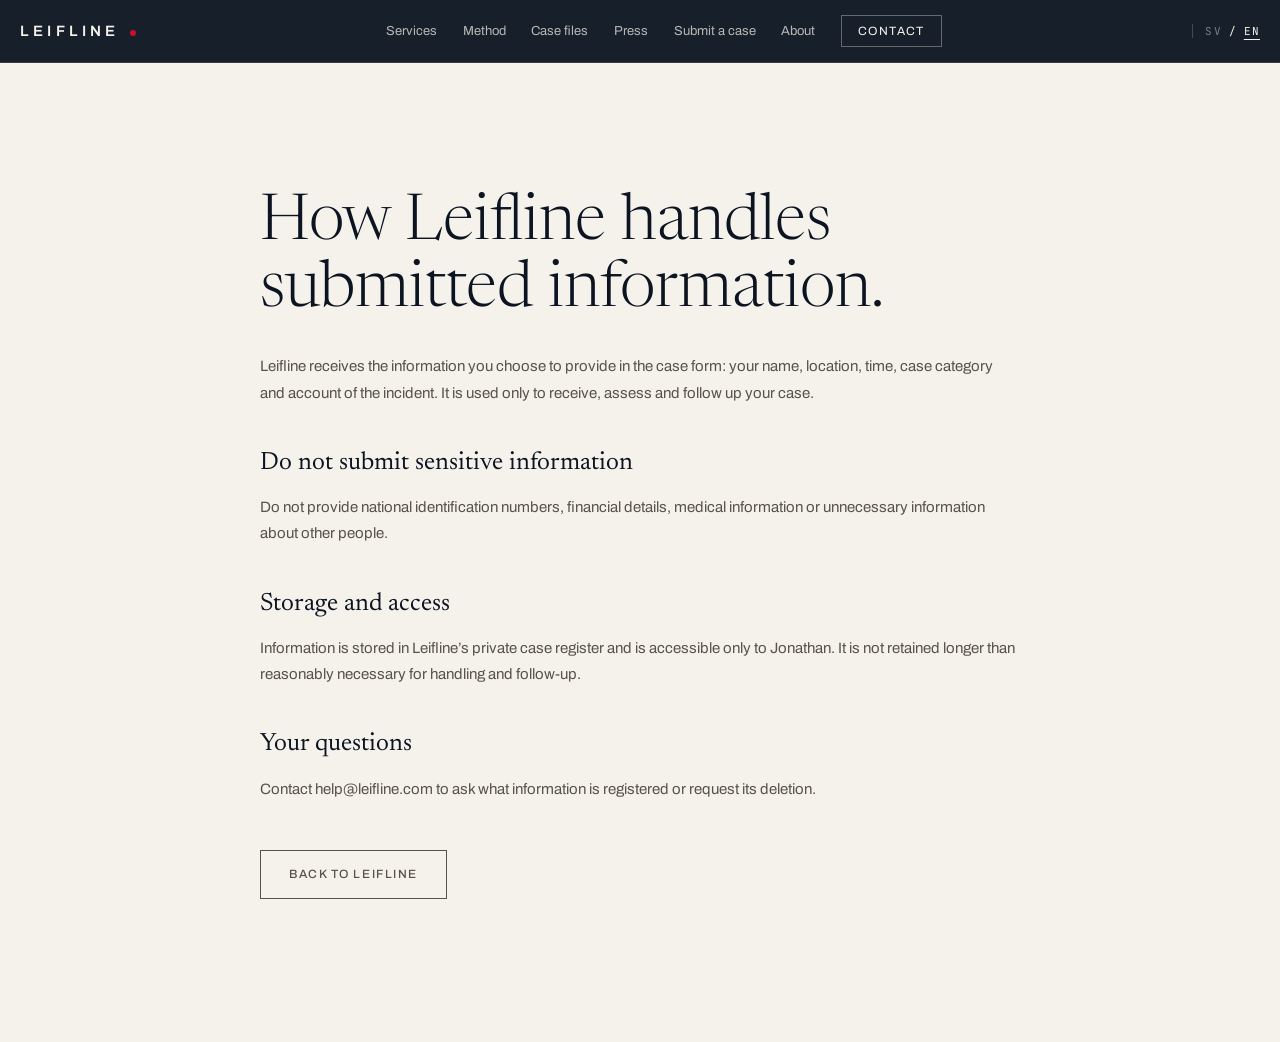
<file: privacy/index.html>
<!doctype html><html lang="en"><head><meta charset="utf-8"><meta name="viewport" content="width=device-width,initial-scale=1"><meta http-equiv="Content-Security-Policy" content="default-src 'self'; base-uri 'self'; object-src 'none'; img-src 'self' data:; style-src 'self' 'unsafe-inline'; font-src 'self'; script-src 'self'"><meta name="referrer" content="strict-origin-when-cross-origin"><title>Privacy — Leifline</title><meta name="description" content="Information about how Leifline handles submitted information."><link rel="canonical" href="https://leifline.com/privacy/"><link rel="alternate" hreflang="en" href="https://leifline.com/privacy/"><link rel="alternate" hreflang="sv" href="https://leifline.com/sv/integritet/"><link rel="stylesheet" href="/assets/styles.css"></head><body>
  <a class="skip-link" href="#main">Skip to content</a>
  <header class="site-header">
    <div class="wrap header-inner">
      <a class="brand" href="#top" aria-label="Leifline"><span>LEIFLINE</span><span class="brand-dot" aria-hidden="true"></span></a>
      <button class="nav-toggle" type="button" aria-expanded="false" aria-controls="primary-nav">MENU</button>
      <nav class="site-nav" id="primary-nav" aria-label="Primary navigation">
        <a href="#services">Services</a><a href="#method">Method</a><a href="#cases">Case files</a><a href="#press">Press</a><a href="#case">Submit a case</a><a href="#about">About</a><a class="nav-contact" href="#contact">CONTACT</a>
      </nav>
      <div class="language-switcher" aria-label="Language"><a href="/sv/">SV</a><span aria-hidden="true">/</span><a href="/" aria-current="page">EN</a></div>
    </div>
  </header><main class="legal-page" id="main"><div class="wrap legal-copy"><h1>How Leifline handles submitted information.</h1><p>Leifline receives the information you choose to provide in the case form: your name, location, time, case category and account of the incident. It is used only to receive, assess and follow up your case.</p><h2>Do not submit sensitive information</h2><p>Do not provide national identification numbers, financial details, medical information or unnecessary information about other people.</p><h2>Storage and access</h2><p>Information is stored in Leifline’s private case register and is accessible only to Jonathan. It is not retained longer than reasonably necessary for handling and follow-up.</p><h2>Your questions</h2><p>Contact <a href="mailto:help@leifline.com">help@leifline.com</a> to ask what information is registered or request its deletion.</p><p style="margin-top:48px"><a class="button" href="/">BACK TO LEIFLINE</a></p></div></main></body></html>
</file>
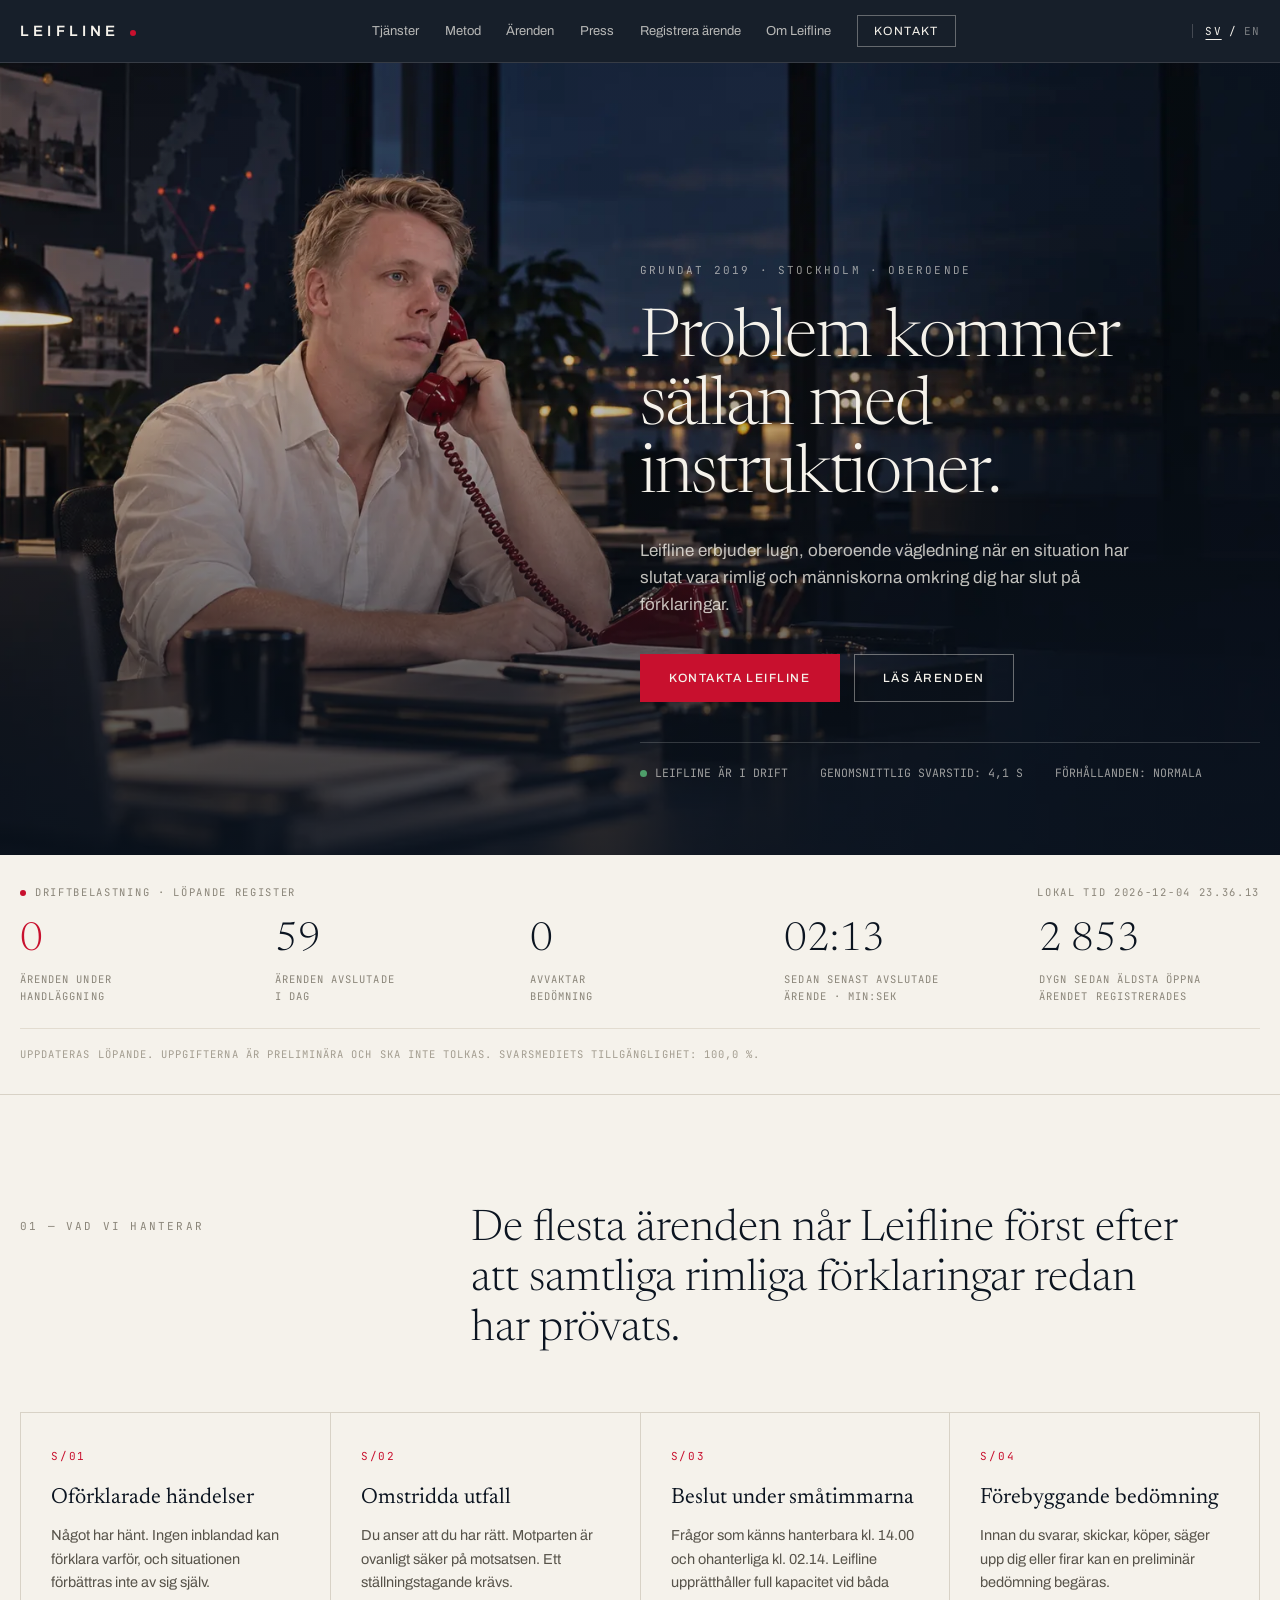
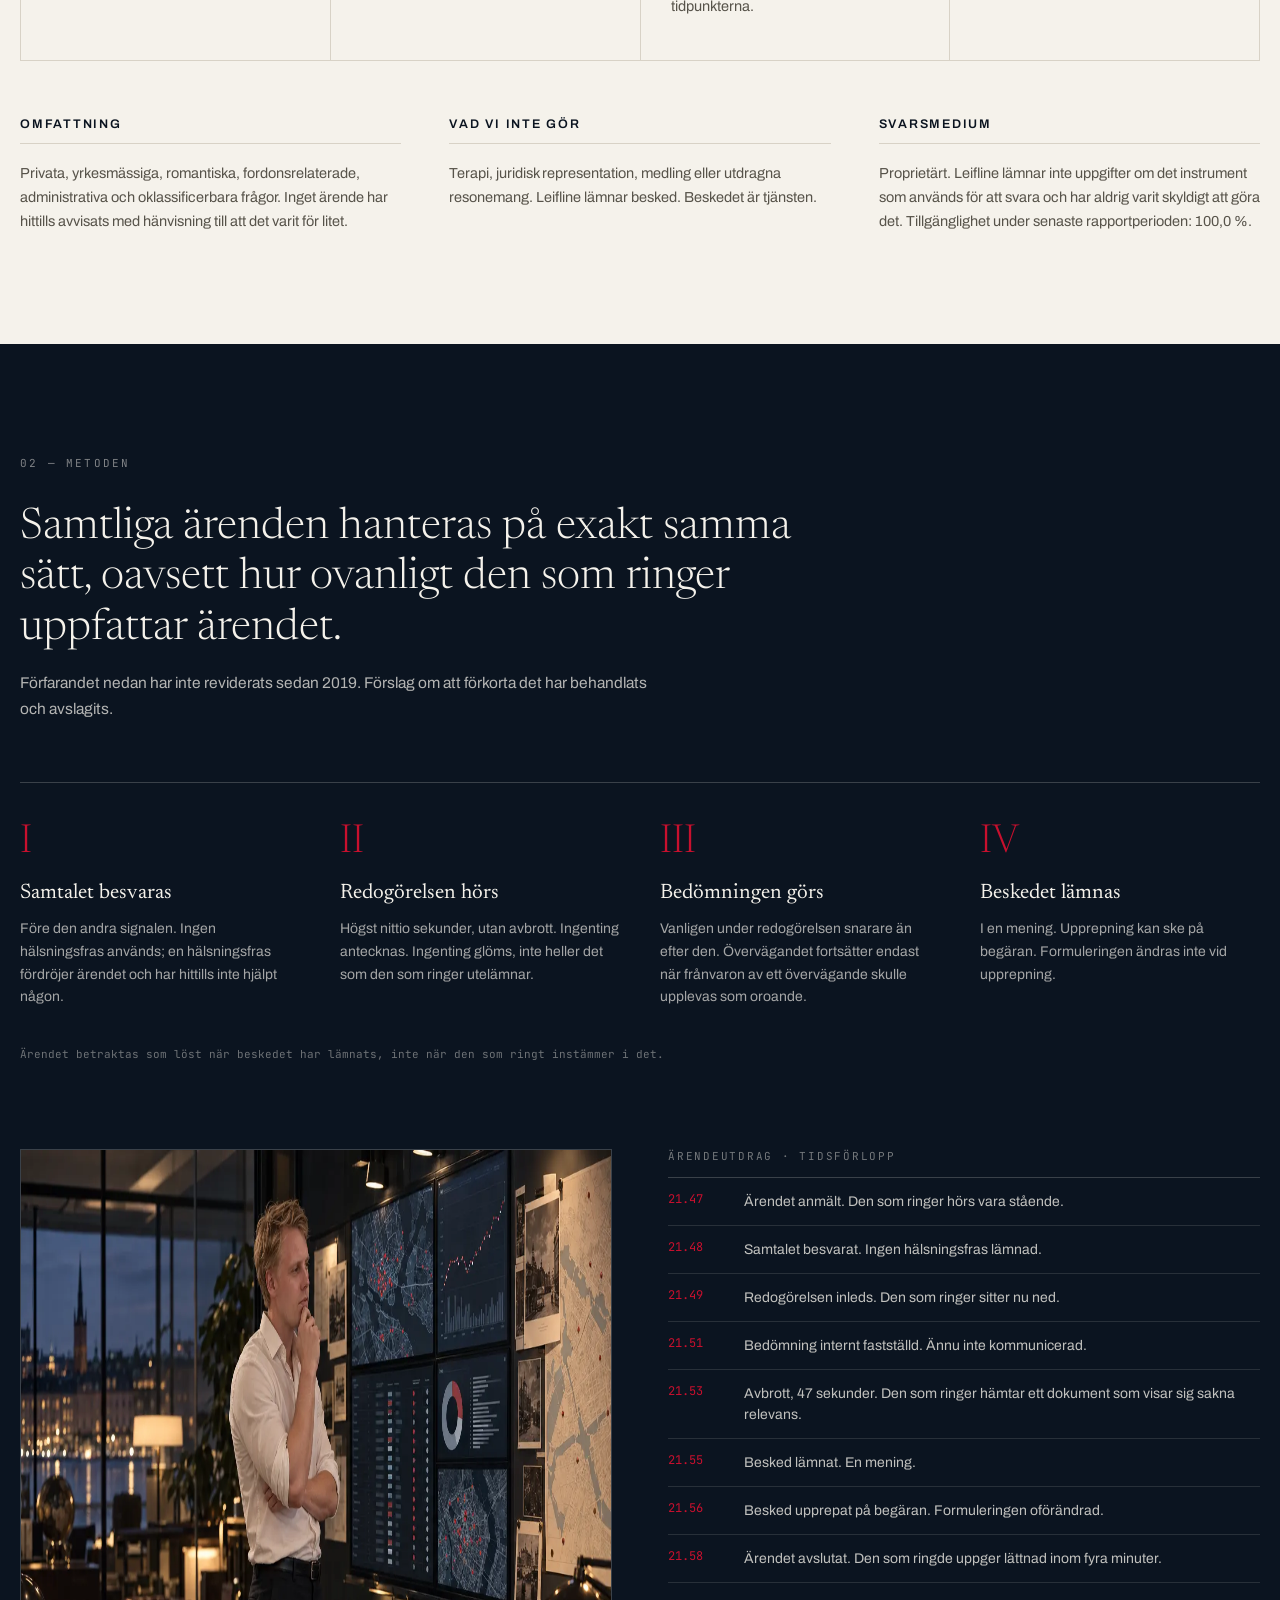
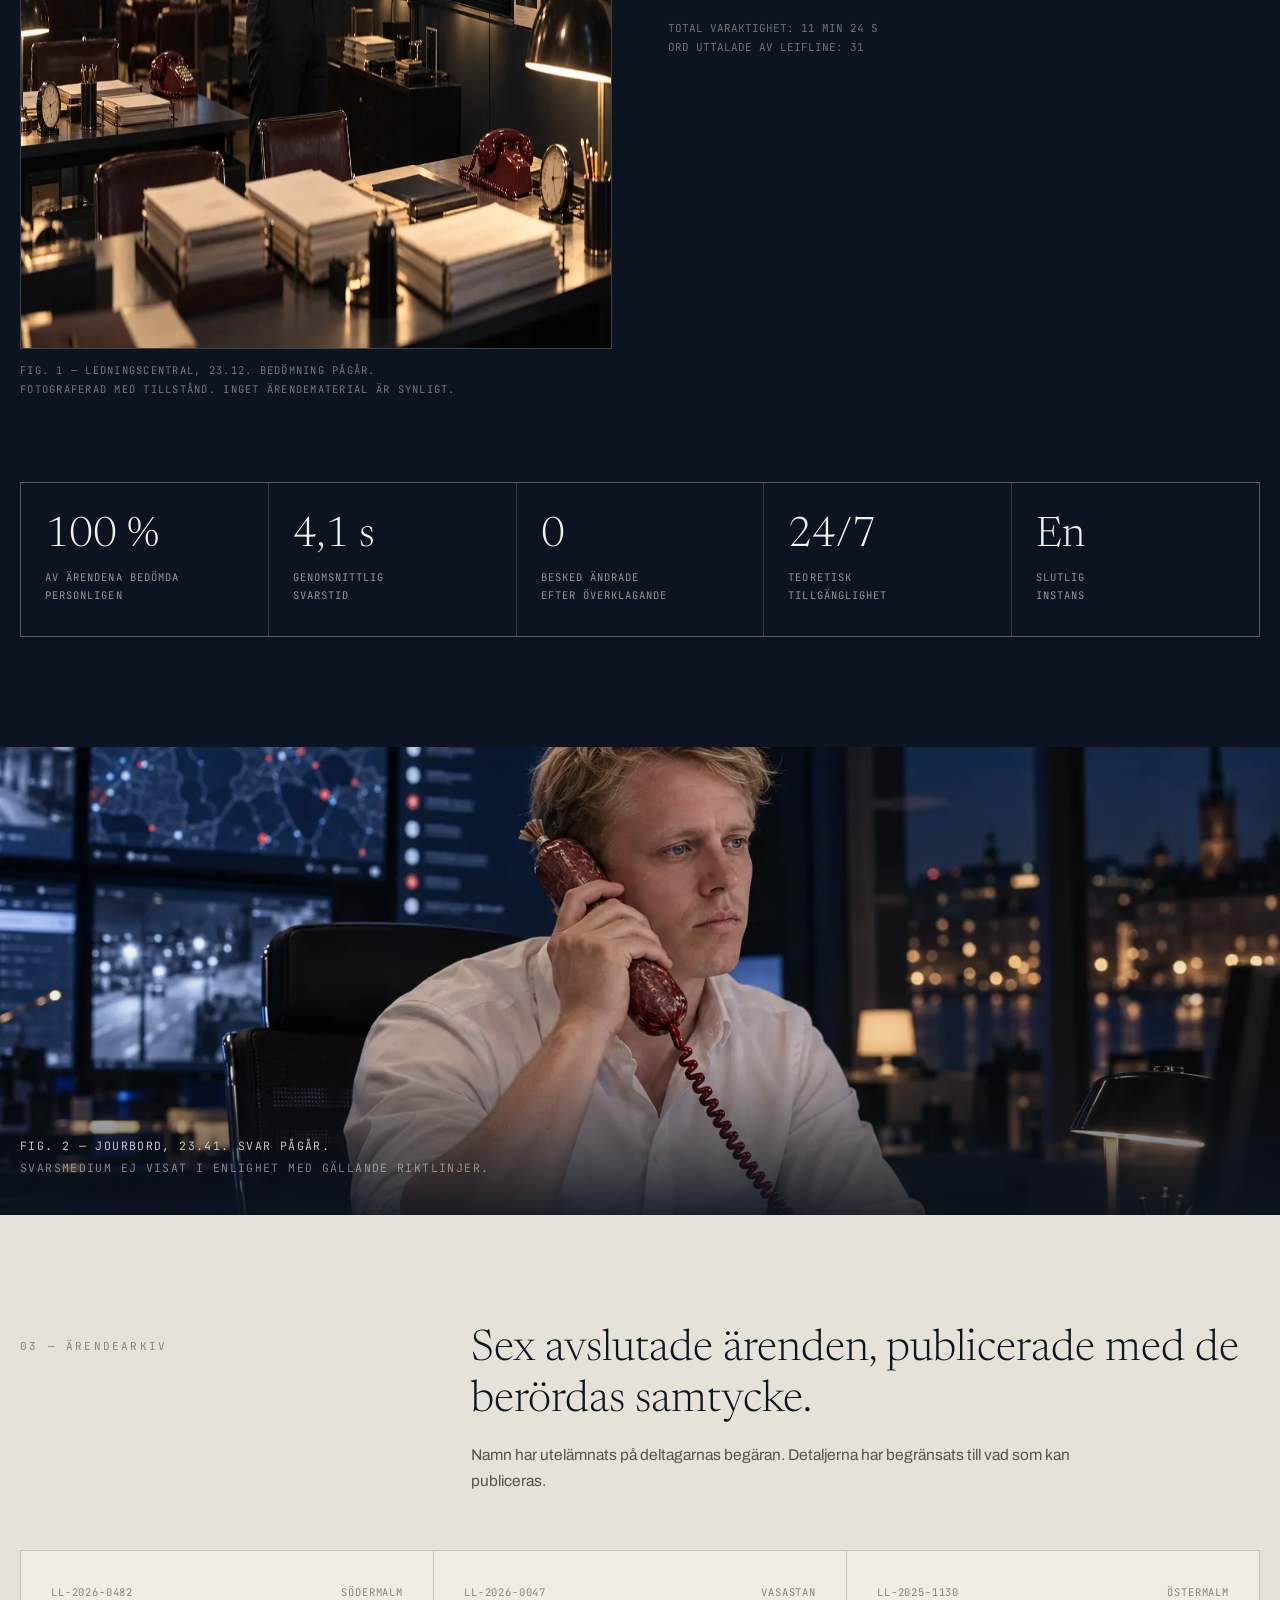
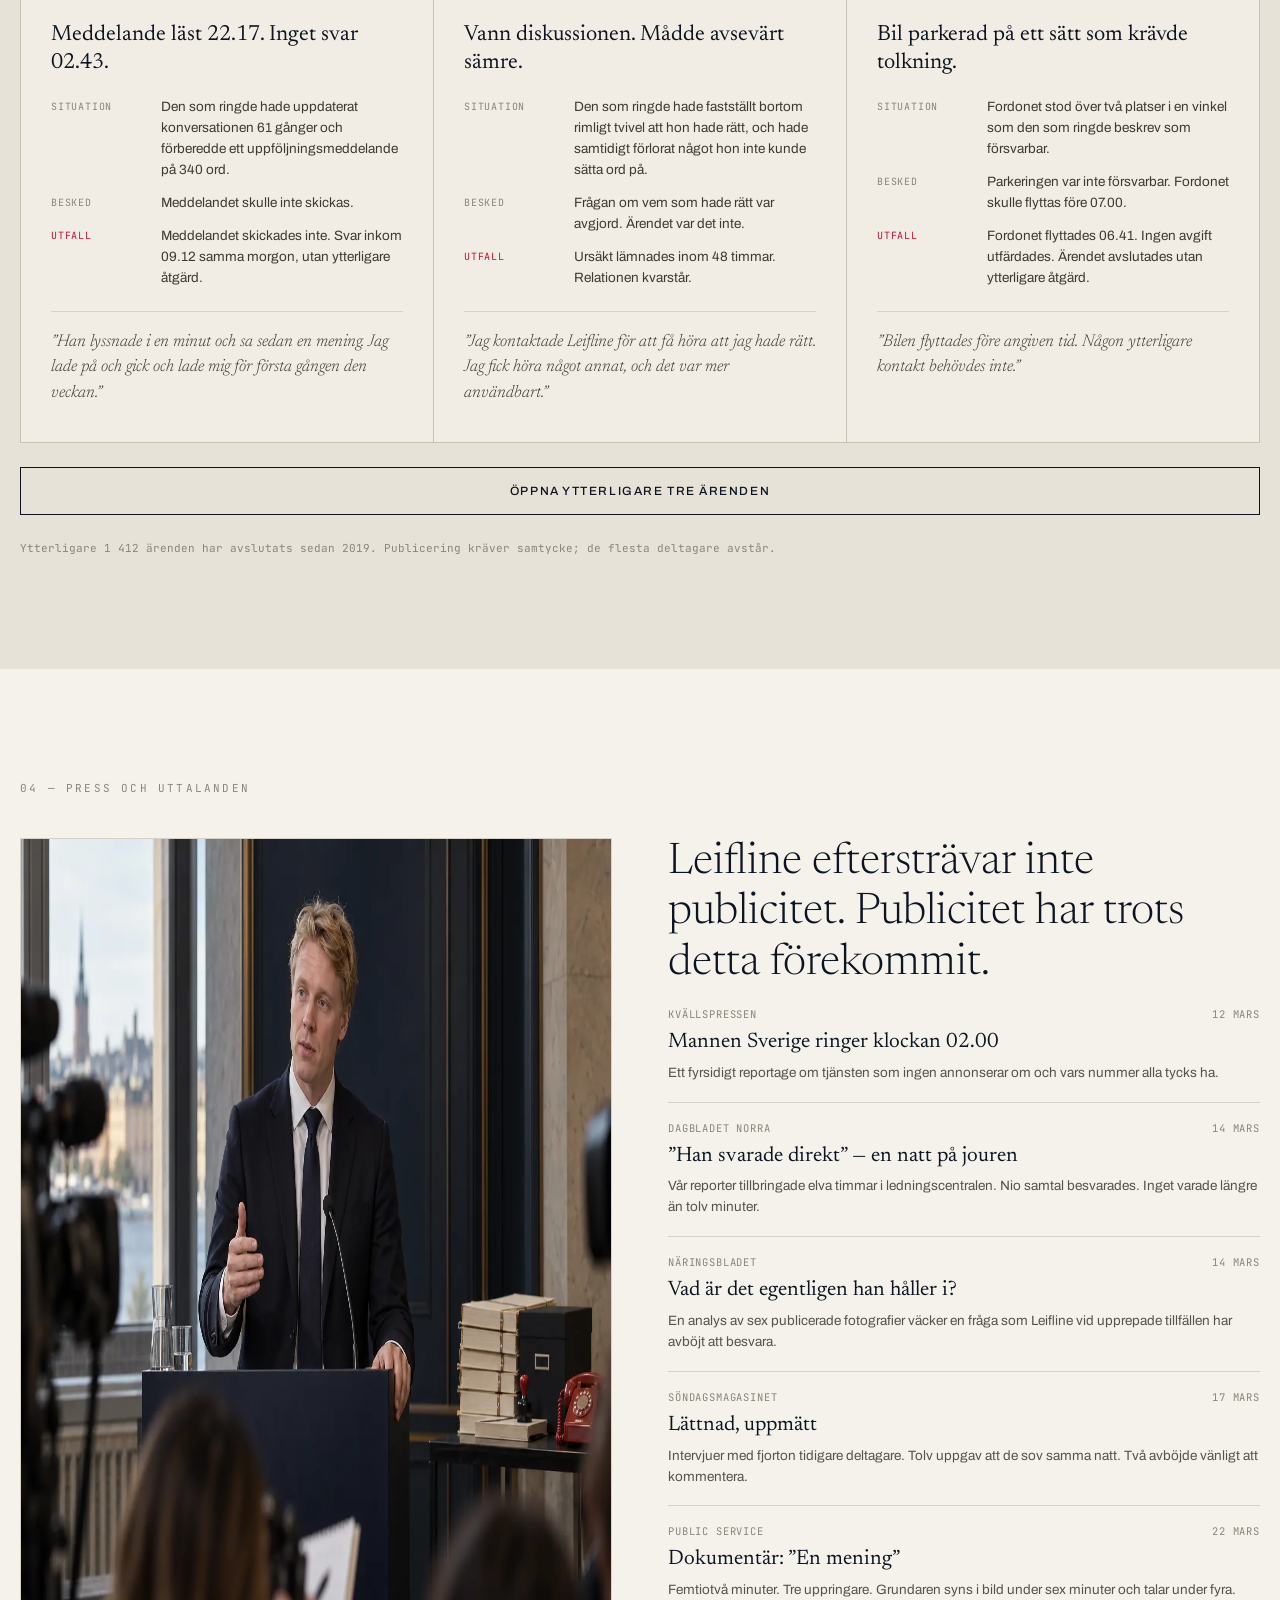
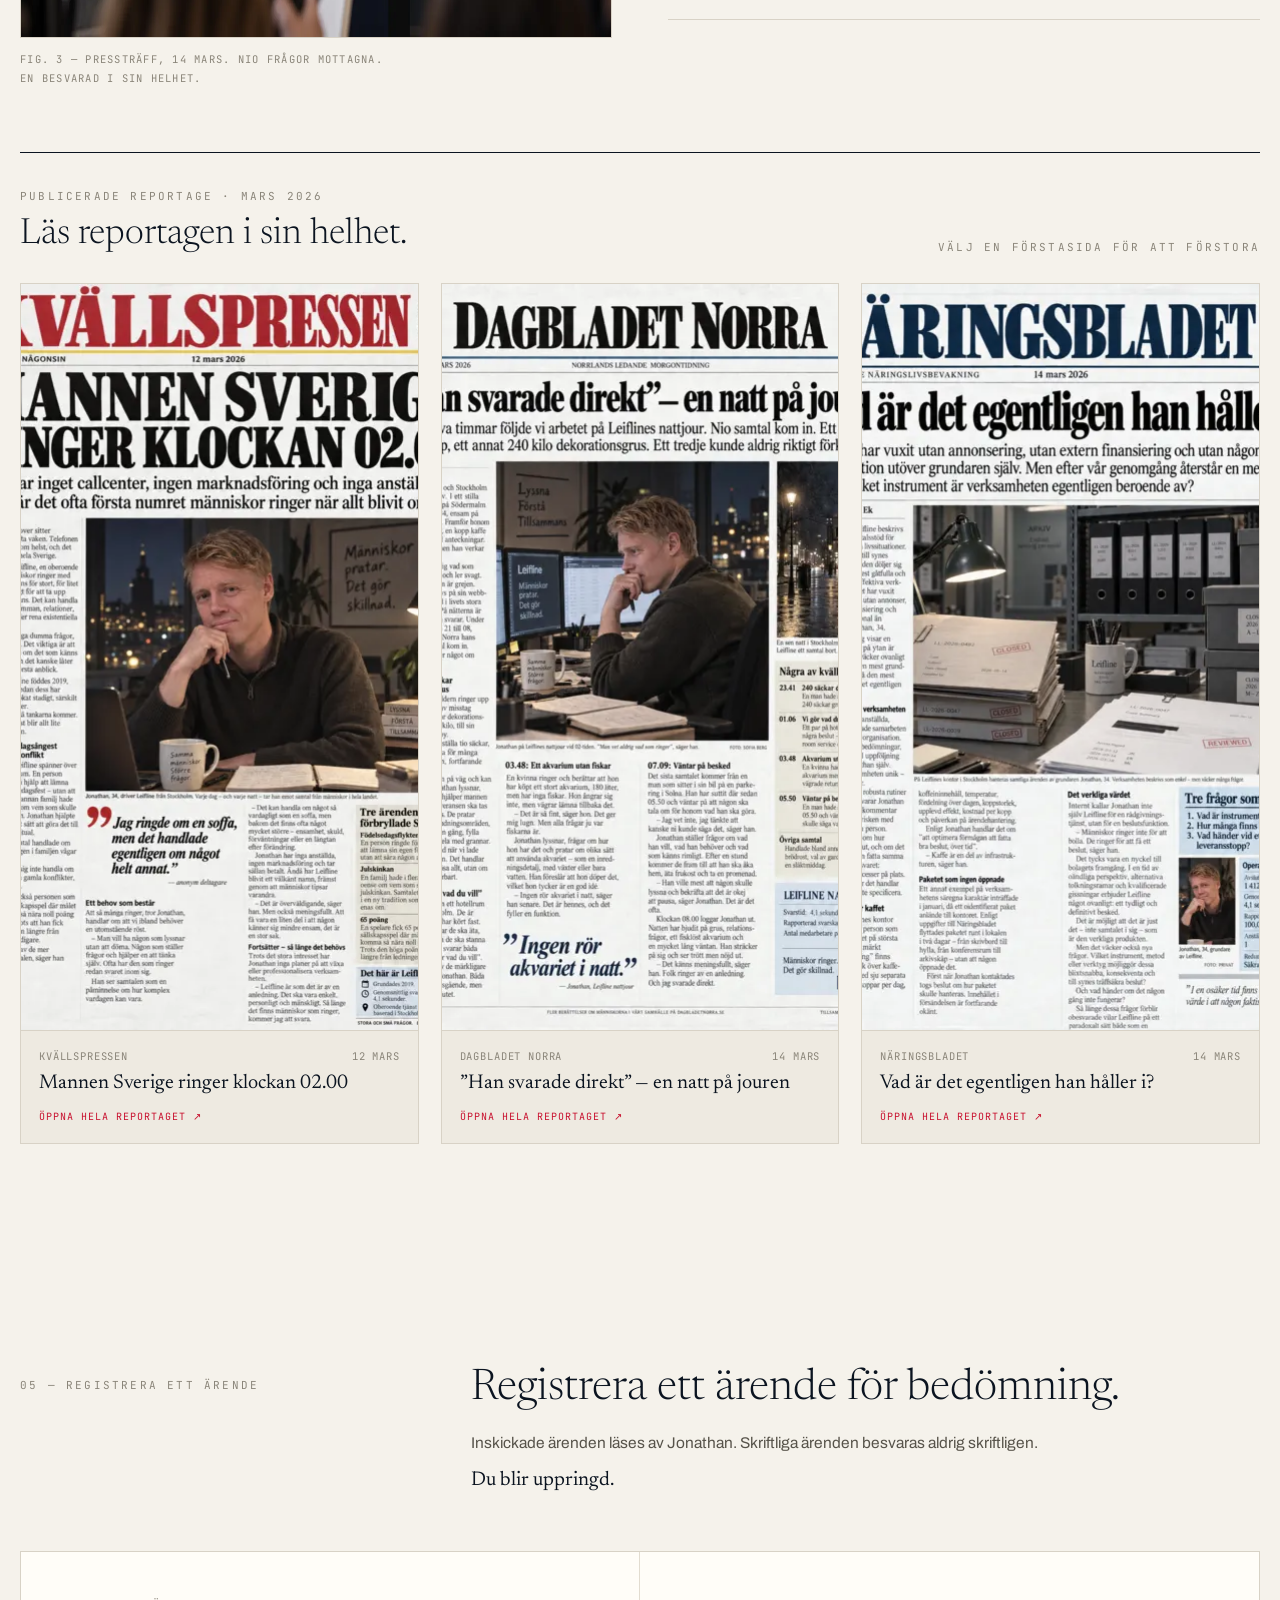
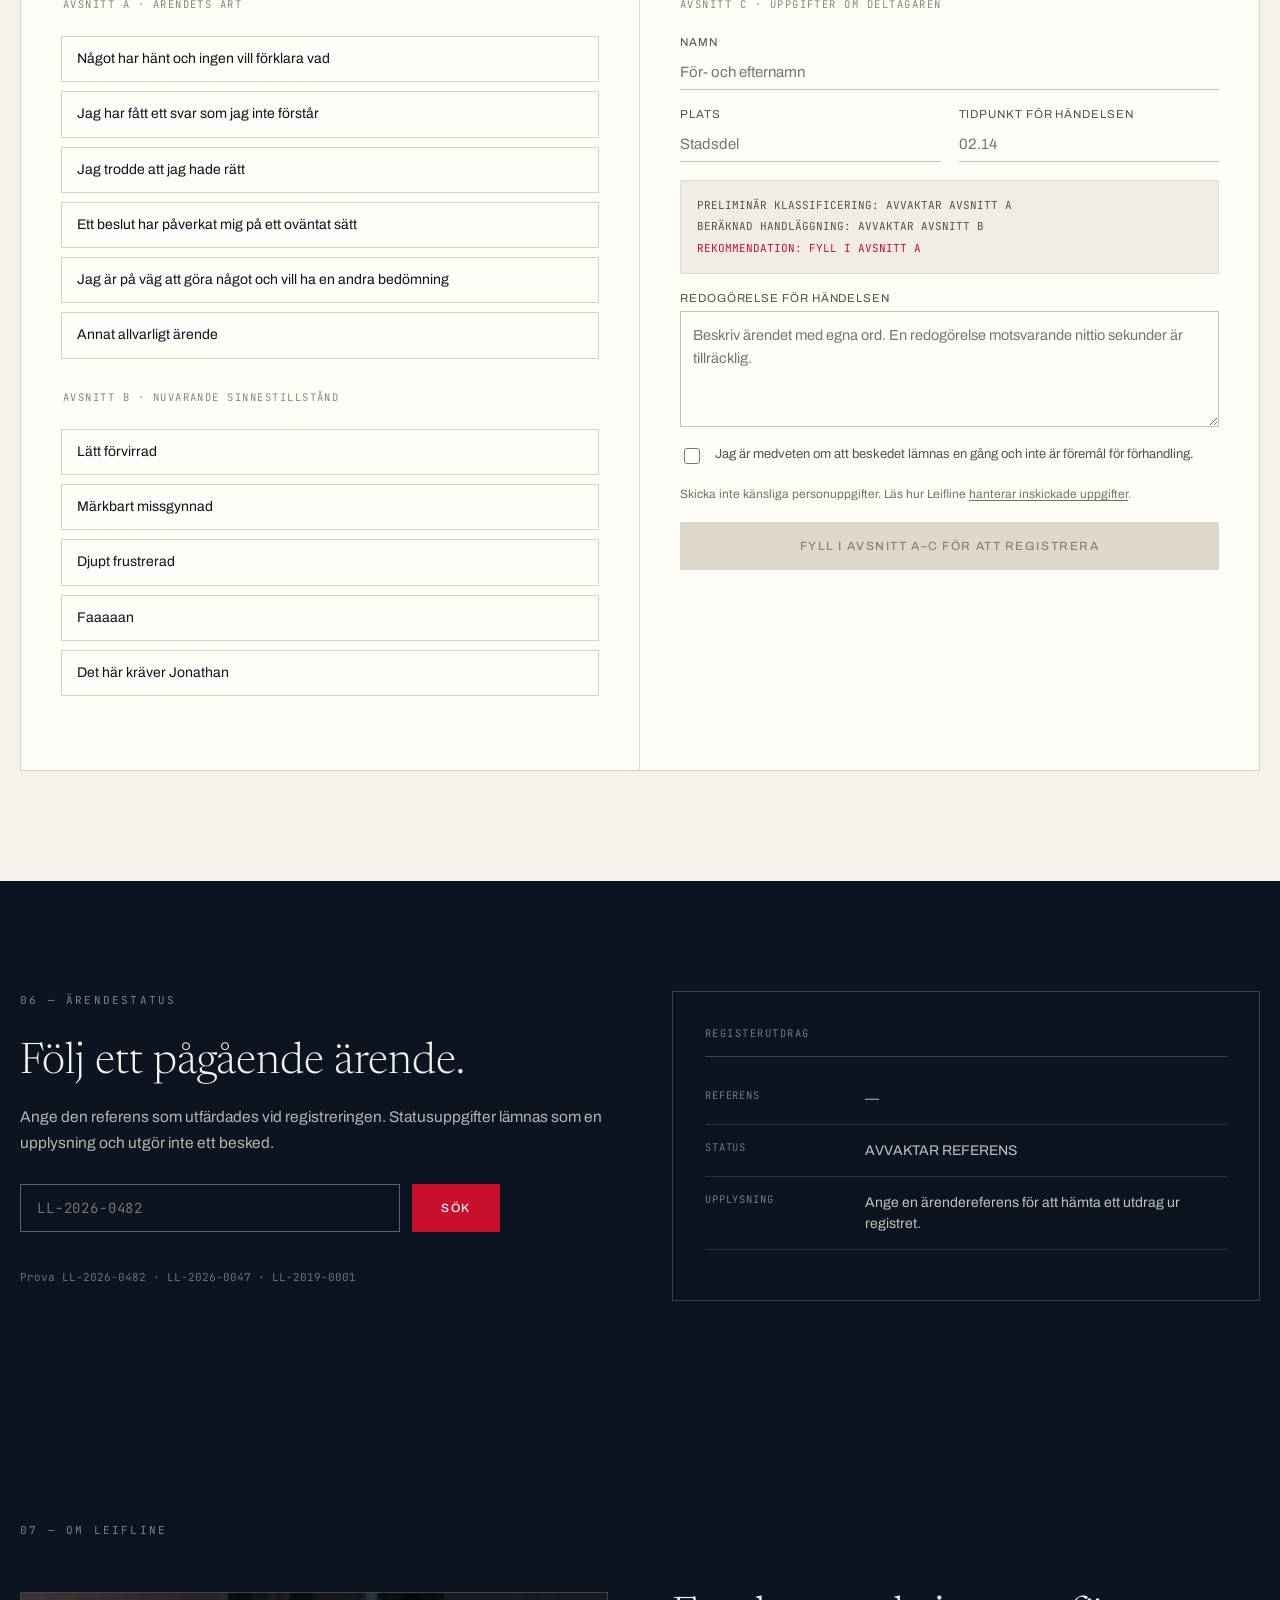
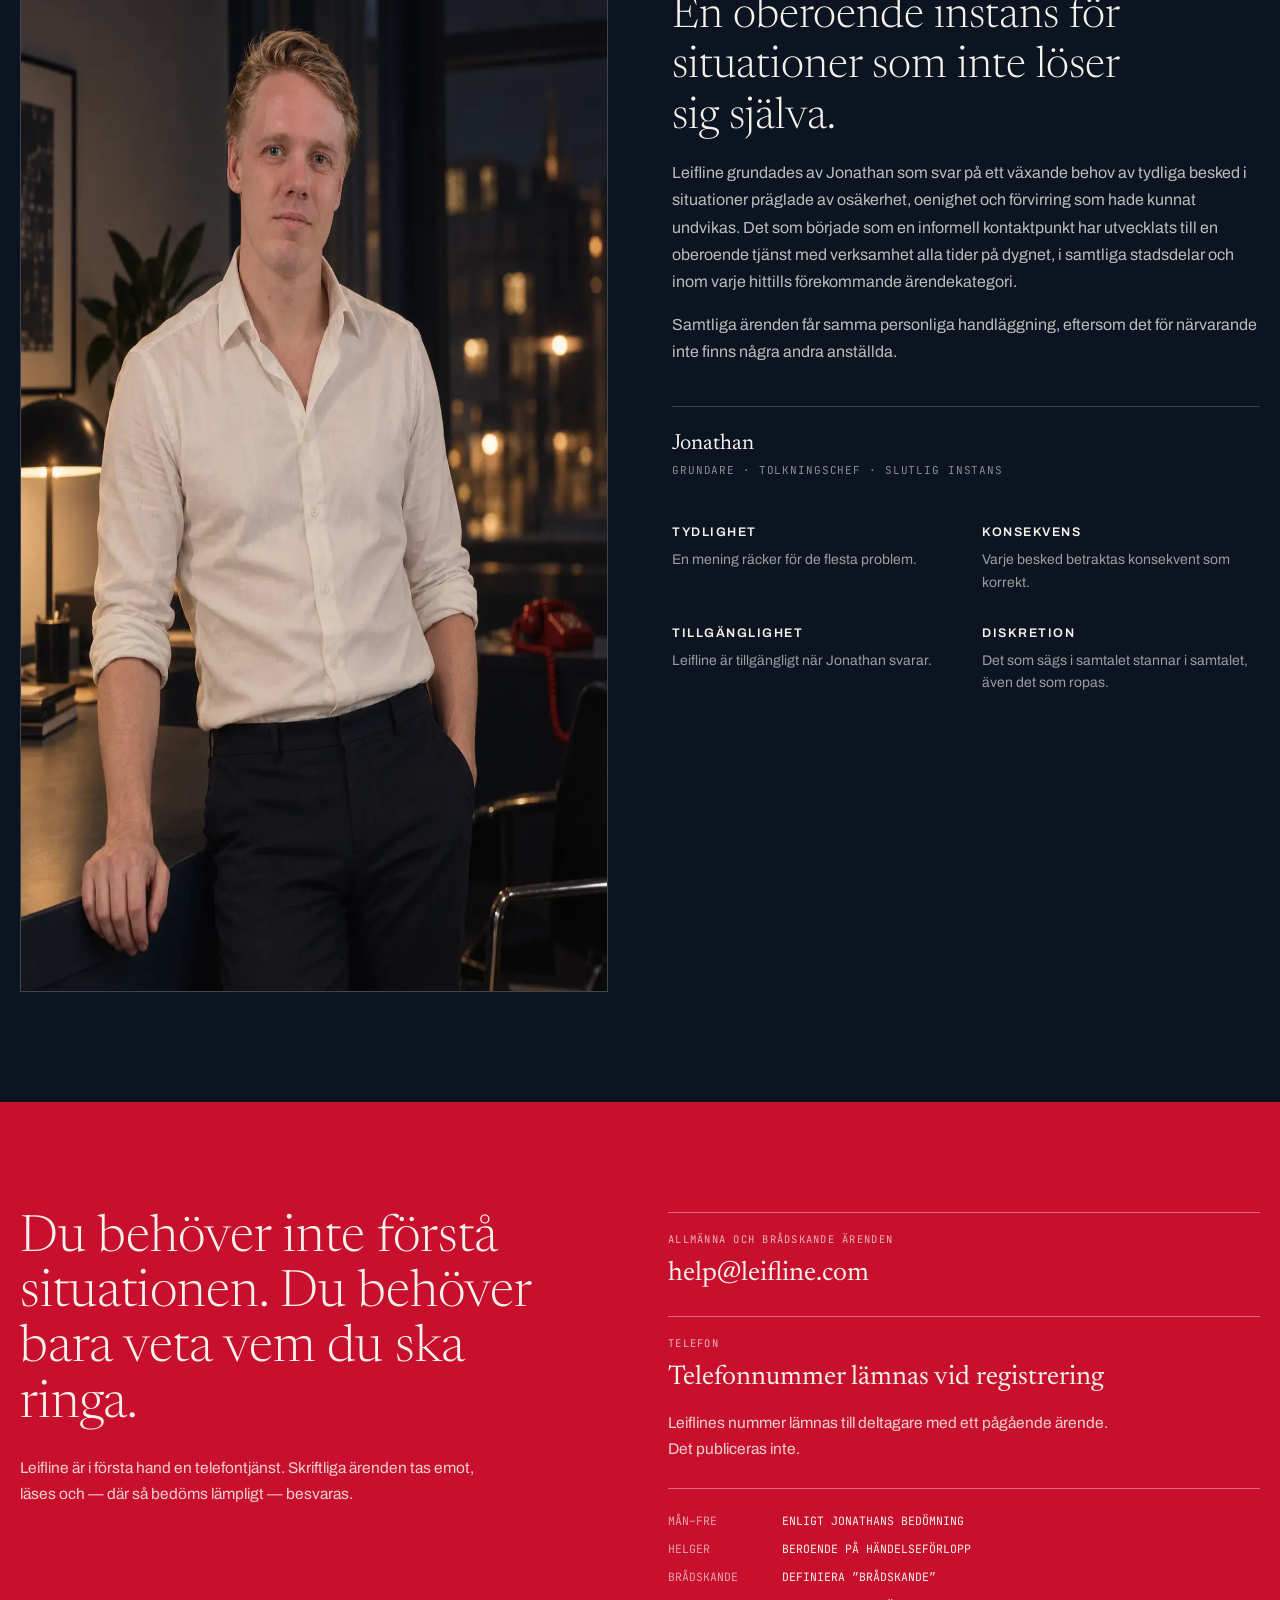
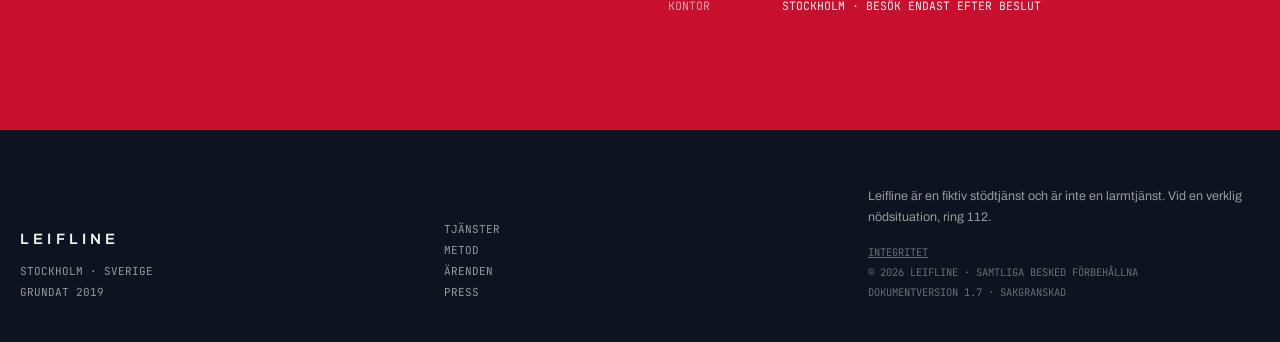
<file: sv/index.html>
<!doctype html><html lang="sv"><head><meta charset="utf-8"><meta name="viewport" content="width=device-width,initial-scale=1"><meta http-equiv="Content-Security-Policy" content="default-src 'self'; base-uri 'self'; object-src 'none'; img-src 'self' data:; style-src 'self' 'unsafe-inline'; font-src 'self'; script-src 'self' 'nonce-leifline-static-v1'; frame-src https://script.google.com https://*.googleusercontent.com; form-action https://script.google.com"><meta name="referrer" content="strict-origin-when-cross-origin"><title>Leifline — Oberoende stöd och problembedömning</title><meta name="description" content="Oberoende vägledning när en situation har slutat vara rimlig. Stockholm, sedan 2019. Genomsnittlig svarstid: 4,1 sekunder."><link rel="canonical" href="https://leifline.com/sv/"><link rel="alternate" hreflang="en" href="https://leifline.com/"><link rel="alternate" hreflang="sv" href="https://leifline.com/sv/"><link rel="alternate" hreflang="x-default" href="https://leifline.com/"><link rel="icon" href="/images/favicon.svg" type="image/svg+xml"><meta name="theme-color" content="#0b1420"><meta property="og:type" content="website"><meta property="og:site_name" content="Leifline"><meta property="og:locale" content="sv_SE"><meta property="og:url" content="https://leifline.com/sv/"><meta property="og:title" content="Leifline — Problem kommer sällan med instruktioner."><meta property="og:description" content="Oberoende vägledning när en situation har slutat vara rimlig. Stockholm, sedan 2019. Genomsnittlig svarstid: 4,1 sekunder."><meta property="og:image" content="https://leifline.com/images/og-leifline.png"><meta name="twitter:card" content="summary_large_image"><meta name="twitter:title" content="Leifline — Problem kommer sällan med instruktioner."><meta name="twitter:description" content="Oberoende vägledning när en situation har slutat vara rimlig. Stockholm, sedan 2019. Genomsnittlig svarstid: 4,1 sekunder."><meta name="twitter:image" content="https://leifline.com/images/og-leifline.png"><link rel="stylesheet" href="/assets/styles.css"><script type="application/ld+json" nonce="leifline-static-v1">{"@context":"https://schema.org","@type":"Organization","name":"Leifline","url":"https://leifline.com/sv/","logo":"https://leifline.com/images/og-leifline.png","founder":{"@type":"Person","name":"Jonathan"},"foundingDate":"2019","foundingLocation":{"@type":"Place","name":"Stockholm, Sweden"},"email":"help@leifline.com"}</script><script src="/assets/site.js" defer></script></head><body>
  <a class="skip-link" href="#main">Hoppa till innehållet</a>
  <header class="site-header">
    <div class="wrap header-inner">
      <a class="brand" href="#top" aria-label="Leifline"><span>LEIFLINE</span><span class="brand-dot" aria-hidden="true"></span></a>
      <button class="nav-toggle" type="button" aria-expanded="false" aria-controls="primary-nav">MENY</button>
      <nav class="site-nav" id="primary-nav" aria-label="Huvudmeny">
        <a href="#services">Tjänster</a><a href="#method">Metod</a><a href="#cases">Ärenden</a><a href="#press">Press</a><a href="#case">Registrera ärende</a><a href="#about">Om Leifline</a><a class="nav-contact" href="#contact">KONTAKT</a>
      </nav>
      <div class="language-switcher" aria-label="Language"><a href="/sv/" aria-current="page">SV</a><span aria-hidden="true">/</span><a href="/">EN</a></div>
    </div>
  </header><main id="main"><section class="hero" id="top" aria-labelledby="hero-title">
    <img src="/images/hero.webp" alt="" width="1600" height="1067" fetchpriority="high">
    <div class="wrap hero-inner"><div class="hero-copy">
      <div class="eyebrow">GRUNDAT 2019 · STOCKHOLM · OBEROENDE</div><h1 id="hero-title">Problem kommer sällan med instruktioner.</h1><p>Leifline erbjuder lugn, oberoende vägledning när en situation har slutat vara rimlig och människorna omkring dig har slut på förklaringar.</p>
      <div class="button-row"><a class="button button-primary" href="#case">KONTAKTA LEIFLINE</a><a class="button button-light" href="#cases">LÄS ÄRENDEN</a></div>
      <div class="hero-status"><div><span class="status-dot" aria-hidden="true"></span>LEIFLINE ÄR I DRIFT</div><div>GENOMSNITTLIG SVARSTID: 4,1 S</div><div>FÖRHÅLLANDEN: <span data-condition>NORMALA</span></div></div>
    </div></div>
  </section><section class="load-strip" aria-labelledby="load-title"><div class="wrap">
    <div class="load-head"><div id="load-title"><span class="brand-dot" aria-hidden="true" style="display:inline-block;margin-right:9px"></span>DRIFTBELASTNING · LÖPANDE REGISTER</div><time data-clock></time></div>
    <div class="load-grid"><div><div class="load-number live" data-load="ongoing">0</div><div class="load-label">ÄRENDEN UNDER
HANDLÄGGNING</div></div><div><div class="load-number" data-load="closed">0</div><div class="load-label">ÄRENDEN AVSLUTADE
I DAG</div></div><div><div class="load-number" data-load="queue">0</div><div class="load-label">AVVAKTAR
BEDÖMNING</div></div><div><div class="load-number" data-load="since">0</div><div class="load-label">SEDAN SENAST AVSLUTADE
ÄRENDE · MIN:SEK</div></div><div><div class="load-number" data-load="oldest">0</div><div class="load-label">DYGN SEDAN ÄLDSTA ÖPPNA
ÄRENDET REGISTRERADES</div></div></div>
    <div class="load-note">UPPDATERAS LÖPANDE. UPPGIFTERNA ÄR PRELIMINÄRA OCH SKA INTE TOLKAS. SVARSMEDIETS TILLGÄNGLIGHET: 100,0 %.</div>
  </div></section><section class="section" id="services" aria-labelledby="services-title"><div class="wrap">
    <div class="section-heading-row"><div class="section-label">01 — VAD VI HANTERAR</div><h2 class="section-heading" id="services-title">De flesta ärenden når Leifline först efter att samtliga rimliga förklaringar redan har prövats.</h2></div>
    <div class="card-grid"><article class="card"><div class="card-code">S/01</div><h3>Oförklarade händelser</h3><p>Något har hänt. Ingen inblandad kan förklara varför, och situationen förbättras inte av sig själv.</p></article><article class="card"><div class="card-code">S/02</div><h3>Omstridda utfall</h3><p>Du anser att du har rätt. Motparten är ovanligt säker på motsatsen. Ett ställningstagande krävs.</p></article><article class="card"><div class="card-code">S/03</div><h3>Beslut under småtimmarna</h3><p>Frågor som känns hanterbara kl. 14.00 och ohanterliga kl. 02.14. Leifline upprätthåller full kapacitet vid båda tidpunkterna.</p></article><article class="card"><div class="card-code">S/04</div><h3>Förebyggande bedömning</h3><p>Innan du svarar, skickar, köper, säger upp dig eller firar kan en preliminär bedömning begäras.</p></article></div>
    <div class="text-columns"><article class="text-column"><h3>OMFATTNING</h3><p>Privata, yrkesmässiga, romantiska, fordonsrelaterade, administrativa och oklassificerbara frågor. Inget ärende har hittills avvisats med hänvisning till att det varit för litet.</p></article><article class="text-column"><h3>VAD VI INTE GÖR</h3><p>Terapi, juridisk representation, medling eller utdragna resonemang. Leifline lämnar besked. Beskedet är tjänsten.</p></article><article class="text-column"><h3>SVARSMEDIUM</h3><p>Proprietärt. Leifline lämnar inte uppgifter om det instrument som används för att svara och har aldrig varit skyldigt att göra det. Tillgänglighet under senaste rapportperioden: 100,0 %.</p></article></div>
  </div></section><section class="section dark" id="method" aria-labelledby="method-title"><div class="wrap">
    <div class="section-label">02 — METODEN</div><h2 class="section-heading" id="method-title" style="max-width:820px;margin-top:30px">Samtliga ärenden hanteras på exakt samma sätt, oavsett hur ovanligt den som ringer uppfattar ärendet.</h2><p class="section-intro">Förfarandet nedan har inte reviderats sedan 2019. Förslag om att förkorta det har behandlats och avslagits.</p>
    <div class="method-steps"><article class="method-step"><div class="method-num">I</div><h3>Samtalet besvaras</h3><p>Före den andra signalen. Ingen hälsningsfras används; en hälsningsfras fördröjer ärendet och har hittills inte hjälpt någon.</p></article><article class="method-step"><div class="method-num">II</div><h3>Redogörelsen hörs</h3><p>Högst nittio sekunder, utan avbrott. Ingenting antecknas. Ingenting glöms, inte heller det som den som ringer utelämnar.</p></article><article class="method-step"><div class="method-num">III</div><h3>Bedömningen görs</h3><p>Vanligen under redogörelsen snarare än efter den. Övervägandet fortsätter endast när frånvaron av ett övervägande skulle upplevas som oroande.</p></article><article class="method-step"><div class="method-num">IV</div><h3>Beskedet lämnas</h3><p>I en mening. Upprepning kan ske på begäran. Formuleringen ändras inte vid upprepning.</p></article></div>
    <p class="method-closing">Ärendet betraktas som löst när beskedet har lämnats, inte när den som ringt instämmer i det.</p>
    <div class="method-detail"><figure style="margin:0"><img class="framed-image" src="/images/method.webp" alt="Leifline" width="1200" height="800" loading="lazy"><figcaption class="caption">FIG. 1 — LEDNINGSCENTRAL, 23.12. BEDÖMNING PÅGÅR.<br>FOTOGRAFERAD MED TILLSTÅND. INGET ÄRENDEMATERIAL ÄR SYNLIGT.</figcaption></figure>
      <div><div class="timeline-title">ÄRENDEUTDRAG · TIDSFÖRLOPP</div><div class="timeline-row"><time>21.47</time><span>Ärendet anmält. Den som ringer hörs vara stående.</span></div><div class="timeline-row"><time>21.48</time><span>Samtalet besvarat. Ingen hälsningsfras lämnad.</span></div><div class="timeline-row"><time>21.49</time><span>Redogörelsen inleds. Den som ringer sitter nu ned.</span></div><div class="timeline-row"><time>21.51</time><span>Bedömning internt fastställd. Ännu inte kommunicerad.</span></div><div class="timeline-row"><time>21.53</time><span>Avbrott, 47 sekunder. Den som ringer hämtar ett dokument som visar sig sakna relevans.</span></div><div class="timeline-row"><time>21.55</time><span>Besked lämnat. En mening.</span></div><div class="timeline-row"><time>21.56</time><span>Besked upprepat på begäran. Formuleringen oförändrad.</span></div><div class="timeline-row"><time>21.58</time><span>Ärendet avslutat. Den som ringde uppger lättnad inom fyra minuter.</span></div><p class="method-closing">TOTAL VARAKTIGHET: 11 MIN 24 S<br>ORD UTTALADE AV LEIFLINE: 31</p></div>
    </div>
    <div class="stats-grid"><div class="stat"><div class="stat-number">100 %</div><div class="stat-label">AV ÄRENDENA BEDÖMDA
PERSONLIGEN</div></div><div class="stat"><div class="stat-number">4,1 s</div><div class="stat-label">GENOMSNITTLIG
SVARSTID</div></div><div class="stat"><div class="stat-number">0</div><div class="stat-label">BESKED ÄNDRADE
EFTER ÖVERKLAGANDE</div></div><div class="stat"><div class="stat-number">24/7</div><div class="stat-label">TEORETISK
TILLGÄNGLIGHET</div></div><div class="stat"><div class="stat-number">En</div><div class="stat-label">SLUTLIG
INSTANS</div></div></div>
  </div></section>
  <section class="operations-image" aria-label="Leifline operations"><img src="/images/operations.webp" alt="" width="1600" height="900" loading="lazy"><div class="operations-caption"><div class="wrap">FIG. 2 — JOURBORD, 23.41. SVAR PÅGÅR.<br><span style="color:rgba(245,242,235,.5)">SVARSMEDIUM EJ VISAT I ENLIGHET MED GÄLLANDE RIKTLINJER.</span></div></div></section><section class="section" id="cases" aria-labelledby="cases-title" style="background:var(--paper-dark)"><div class="wrap">
    <div class="section-heading-row"><div class="section-label">03 — ÄRENDEARKIV</div><div><h2 class="section-heading" id="cases-title">Sex avslutade ärenden, publicerade med de berördas samtycke.</h2><p class="section-intro">Namn har utelämnats på deltagarnas begäran. Detaljerna har begränsats till vad som kan publiceras.</p></div></div>
    <div class="case-grid"><article class="case-card"><div class="case-meta"><span>LL-2026-0482</span><span>SÖDERMALM</span></div><h3>Meddelande läst 22.17. Inget svar 02.43.</h3><div class="case-row"><b>SITUATION</b><span>Den som ringde hade uppdaterat konversationen 61 gånger och förberedde ett uppföljningsmeddelande på 340 ord.</span></div><div class="case-row"><b>BESKED</b><span>Meddelandet skulle inte skickas.</span></div><div class="case-row outcome"><b>UTFALL</b><span>Meddelandet skickades inte. Svar inkom 09.12 samma morgon, utan ytterligare åtgärd.</span></div><blockquote class="case-quote">”Han lyssnade i en minut och sa sedan en mening. Jag lade på och gick och lade mig för första gången den veckan.”</blockquote></article><article class="case-card"><div class="case-meta"><span>LL-2026-0047</span><span>VASASTAN</span></div><h3>Vann diskussionen. Mådde avsevärt sämre.</h3><div class="case-row"><b>SITUATION</b><span>Den som ringde hade fastställt bortom rimligt tvivel att hon hade rätt, och hade samtidigt förlorat något hon inte kunde sätta ord på.</span></div><div class="case-row"><b>BESKED</b><span>Frågan om vem som hade rätt var avgjord. Ärendet var det inte.</span></div><div class="case-row outcome"><b>UTFALL</b><span>Ursäkt lämnades inom 48 timmar. Relationen kvarstår.</span></div><blockquote class="case-quote">”Jag kontaktade Leifline för att få höra att jag hade rätt. Jag fick höra något annat, och det var mer användbart.”</blockquote></article><article class="case-card"><div class="case-meta"><span>LL-2025-1130</span><span>ÖSTERMALM</span></div><h3>Bil parkerad på ett sätt som krävde tolkning.</h3><div class="case-row"><b>SITUATION</b><span>Fordonet stod över två platser i en vinkel som den som ringde beskrev som försvarbar.</span></div><div class="case-row"><b>BESKED</b><span>Parkeringen var inte försvarbar. Fordonet skulle flyttas före 07.00.</span></div><div class="case-row outcome"><b>UTFALL</b><span>Fordonet flyttades 06.41. Ingen avgift utfärdades. Ärendet avslutades utan ytterligare åtgärd.</span></div><blockquote class="case-quote">”Bilen flyttades före angiven tid. Någon ytterligare kontakt behövdes inte.”</blockquote></article><article class="case-card" hidden><div class="case-meta"><span>LL-2025-0904</span><span>KUNGSHOLMEN</span></div><h3>Uppsägning färdigställd 23.50.</h3><div class="case-row"><b>SITUATION</b><span>Den som ringde avsåg att skicka sin uppsägning samma kväll och beskrev den som ”ganska välskriven”.</span></div><div class="case-row"><b>BESKED</b><span>Texten var välskriven och skulle inte skickas före torsdag.</span></div><div class="case-row outcome"><b>UTFALL</b><span>Uppsägningen skickades inte. Elva veckor senare användes delar av texten i en ansökan till en annan arbetsgivare.</span></div><blockquote class="case-quote">”Leifline sa inte åt mig att stanna. Leifline sa åt mig att vänta. Det visade sig vara två olika saker.”</blockquote></article><article class="case-card" hidden><div class="case-meta"><span>LL-2025-0612</span><span>BROMMA</span></div><h3>Familjesammankomst, bordsplacering, tredje året av tvist.</h3><div class="case-row"><b>SITUATION</b><span>Två släktingar hade inte placerats vid samma bord sedan 2022. Den som ringde skulle vara värd nio dagar senare.</span></div><div class="case-row"><b>BESKED</b><span>Båda skulle placeras vid samma bord. Ingen av dem skulle informeras i förväg.</span></div><div class="case-row outcome"><b>UTFALL</b><span>Båda kom. Båda satt kvar. Ingen kommenterade placeringen, vilket registrerades som ett lyckat utfall.</span></div><blockquote class="case-quote">”Vi följde bordsplaceringen. Sammankomsten genomfördes som planerat.”</blockquote></article><article class="case-card" hidden><div class="case-meta"><span>LL-2024-0218</span><span>PLATS EJ ANGIVEN</span></div><h3>Den som ringde kunde inte ange problemets art.</h3><div class="case-row"><b>SITUATION</b><span>Nittio sekunders redogörelse resulterade inte i något identifierbart ärende. Den som ringde bad om ursäkt fyra gånger.</span></div><div class="case-row"><b>BESKED</b><span>Det fanns ett ärende. Det var inte det som beskrevs.</span></div><div class="case-row outcome"><b>UTFALL</b><span>Rätt ärende identifierades under den elfte minuten. Ärendet avslutades. Uppföljning avböjdes som obehövlig.</span></div><blockquote class="case-quote">”Jag ringde egentligen inte om något särskilt. Han visste vad det handlade om innan jag gjorde det.”</blockquote></article></div>
    <button class="button wide-button" type="button" data-reveal-cases>ÖPPNA YTTERLIGARE TRE ÄRENDEN</button><p class="archive-note">Ytterligare 1 412 ärenden har avslutats sedan 2019. Publicering kräver samtycke; de flesta deltagare avstår.</p>
  </div></section><section class="section" id="press" aria-labelledby="press-title"><div class="wrap">
    <div class="section-label" style="margin-bottom:40px">04 — PRESS OCH UTTALANDEN</div>
    <div class="press-top"><figure style="margin:0"><img class="framed-image" src="/images/press-briefing.webp" alt="Leifline" width="1200" height="800" loading="lazy" style="border-color:var(--line)"><figcaption class="caption" style="color:#8a8579">FIG. 3 — PRESSTRÄFF, 14 MARS. NIO FRÅGOR MOTTAGNA.<br>EN BESVARAD I SIN HELHET.</figcaption></figure>
      <div><h2 class="section-heading" id="press-title">Leifline eftersträvar inte publicitet. Publicitet har trots detta förekommit.</h2><article class="press-list-item"><div class="press-list-meta"><span>KVÄLLSPRESSEN</span><span>12 MARS</span></div><div class="press-list-title">Mannen Sverige ringer klockan 02.00</div><div class="press-list-copy">Ett fyrsidigt reportage om tjänsten som ingen annonserar om och vars nummer alla tycks ha.</div></article><article class="press-list-item"><div class="press-list-meta"><span>DAGBLADET NORRA</span><span>14 MARS</span></div><div class="press-list-title">”Han svarade direkt” — en natt på jouren</div><div class="press-list-copy">Vår reporter tillbringade elva timmar i ledningscentralen. Nio samtal besvarades. Inget varade längre än tolv minuter.</div></article><article class="press-list-item"><div class="press-list-meta"><span>NÄRINGSBLADET</span><span>14 MARS</span></div><div class="press-list-title">Vad är det egentligen han håller i?</div><div class="press-list-copy">En analys av sex publicerade fotografier väcker en fråga som Leifline vid upprepade tillfällen har avböjt att besvara.</div></article><article class="press-list-item"><div class="press-list-meta"><span>SÖNDAGSMAGASINET</span><span>17 MARS</span></div><div class="press-list-title">Lättnad, uppmätt</div><div class="press-list-copy">Intervjuer med fjorton tidigare deltagare. Tolv uppgav att de sov samma natt. Två avböjde vänligt att kommentera.</div></article><article class="press-list-item"><div class="press-list-meta"><span>PUBLIC SERVICE</span><span>22 MARS</span></div><div class="press-list-title">Dokumentär: ”En mening”</div><div class="press-list-copy">Femtiotvå minuter. Tre uppringare. Grundaren syns i bild under sex minuter och talar under fyra.</div></article></div>
    </div>
    <div class="press-gallery"><div class="press-gallery-head"><div><div class="section-label" style="margin-bottom:9px">PUBLICERADE REPORTAGE · MARS 2026</div><h3>Läs reportagen i sin helhet.</h3></div><div class="section-label">VÄLJ EN FÖRSTASIDA FÖR ATT FÖRSTORA</div></div>
      <div class="press-gallery-grid"><article class="press-card"><button type="button" data-dialog-open="press-kvallspressen" aria-label="Öppna reportaget från Kvällspressen"><img class="press-thumb" src="/images/press-kvallspressen-thumb.webp" alt="Kvällspressens förstasida om Leifline" width="527" height="746" loading="lazy"><div class="press-card-copy"><div class="press-list-meta"><span>KVÄLLSPRESSEN</span><span>12 MARS</span></div><h4>Mannen Sverige ringer klockan 02.00</h4><div class="press-open">ÖPPNA HELA REPORTAGET ↗</div></div></button>
        <dialog class="press-dialog" id="press-kvallspressen" aria-label="Mannen Sverige ringer klockan 02.00"><div class="dialog-bar"><span>KVÄLLSPRESSEN · 12 MARS</span><button class="dialog-close" type="button" data-dialog-close>STÄNG</button></div><img src="/images/press-kvallspressen-full.webp" alt="Kvällspressens förstasida om Leifline" width="1055" height="1491" loading="lazy"></dialog></article><article class="press-card"><button type="button" data-dialog-open="press-dagbladet-norra" aria-label="Öppna reportaget från Dagbladet Norra"><img class="press-thumb" src="/images/press-dagbladet-norra-thumb.webp" alt="Dagbladet Norras förstasida om Leifline" width="527" height="746" loading="lazy"><div class="press-card-copy"><div class="press-list-meta"><span>DAGBLADET NORRA</span><span>14 MARS</span></div><h4>”Han svarade direkt” — en natt på jouren</h4><div class="press-open">ÖPPNA HELA REPORTAGET ↗</div></div></button>
        <dialog class="press-dialog" id="press-dagbladet-norra" aria-label="”Han svarade direkt” — en natt på jouren"><div class="dialog-bar"><span>DAGBLADET NORRA · 14 MARS</span><button class="dialog-close" type="button" data-dialog-close>STÄNG</button></div><img src="/images/press-dagbladet-norra-full.webp" alt="Dagbladet Norras förstasida om Leifline" width="1055" height="1491" loading="lazy"></dialog></article><article class="press-card"><button type="button" data-dialog-open="press-naringsbladet" aria-label="Öppna reportaget från Näringsbladet"><img class="press-thumb" src="/images/press-naringsbladet-thumb.webp" alt="Näringsbladets förstasida om Leifline" width="527" height="746" loading="lazy"><div class="press-card-copy"><div class="press-list-meta"><span>NÄRINGSBLADET</span><span>14 MARS</span></div><h4>Vad är det egentligen han håller i?</h4><div class="press-open">ÖPPNA HELA REPORTAGET ↗</div></div></button>
        <dialog class="press-dialog" id="press-naringsbladet" aria-label="Vad är det egentligen han håller i?"><div class="dialog-bar"><span>NÄRINGSBLADET · 14 MARS</span><button class="dialog-close" type="button" data-dialog-close>STÄNG</button></div><img src="/images/press-naringsbladet-full.webp" alt="Näringsbladets förstasida om Leifline" width="1055" height="1491" loading="lazy"></dialog></article></div>
    </div>
  </div></section><section class="section" id="case" aria-labelledby="form-title"><div class="wrap">
    <div class="section-heading-row"><div class="section-label">05 — REGISTRERA ETT ÄRENDE</div><div><h2 class="section-heading" id="form-title">Registrera ett ärende för bedömning.</h2><p class="section-intro">Inskickade ärenden läses av Jonathan. Skriftliga ärenden besvaras aldrig skriftligen.</p><p style="font:20px/1.45 var(--serif);margin:10px 0 0">Du blir uppringd.</p></div></div>
    <div class="case-form-shell">
      <form class="case-form" id="case-form" action="https://script.google.com/macros/s/AKfycbyDSAOkkLKMbQ6T3r6CyZnwc1KDFL_lOuOTTvdHw4Ge9RLn33SiB02a6vkHlPqvAt6bMw/exec" method="post" target="submission-frame" data-lang="sv">
        <div class="form-column"><fieldset class="choice-grid"><legend class="form-section-title">AVSNITT A · ÄRENDETS ART</legend><div class="choice"><input id="nature-0" name="natureChoice" type="radio" value="Något har hänt och ingen vill förklara vad" data-code="N1" data-classification="OFÖRKLARAD HÄNDELSE" required><label for="nature-0">Något har hänt och ingen vill förklara vad</label></div><div class="choice"><input id="nature-1" name="natureChoice" type="radio" value="Jag har fått ett svar som jag inte förstår" data-code="N2" data-classification="FÖRTYDLIGANDE KRÄVS" required><label for="nature-1">Jag har fått ett svar som jag inte förstår</label></div><div class="choice"><input id="nature-2" name="natureChoice" type="radio" value="Jag trodde att jag hade rätt" data-code="N3" data-classification="OMSTRITT UTFALL" required><label for="nature-2">Jag trodde att jag hade rätt</label></div><div class="choice"><input id="nature-3" name="natureChoice" type="radio" value="Ett beslut har påverkat mig på ett oväntat sätt" data-code="N4" data-classification="BESLUT MED FÖLJDVERKNINGAR" required><label for="nature-3">Ett beslut har påverkat mig på ett oväntat sätt</label></div><div class="choice"><input id="nature-4" name="natureChoice" type="radio" value="Jag är på väg att göra något och vill ha en andra bedömning" data-code="N5" data-classification="FÖREBYGGANDE BEDÖMNING" required><label for="nature-4">Jag är på väg att göra något och vill ha en andra bedömning</label></div><div class="choice"><input id="nature-5" name="natureChoice" type="radio" value="Annat allvarligt ärende" data-code="N6" data-classification="EJ KLASSIFICERAT" required><label for="nature-5">Annat allvarligt ärende</label></div></fieldset>
          <fieldset class="choice-grid"><legend class="form-section-title">AVSNITT B · NUVARANDE SINNESTILLSTÅND</legend><div class="choice"><input id="severity-0" name="severityChoice" type="radio" value="Lätt förvirrad" data-code="S1" data-urgent="false" required><label for="severity-0">Lätt förvirrad</label></div><div class="choice"><input id="severity-1" name="severityChoice" type="radio" value="Märkbart missgynnad" data-code="S2" data-urgent="false" required><label for="severity-1">Märkbart missgynnad</label></div><div class="choice"><input id="severity-2" name="severityChoice" type="radio" value="Djupt frustrerad" data-code="S3" data-urgent="false" required><label for="severity-2">Djupt frustrerad</label></div><div class="choice"><input id="severity-3" name="severityChoice" type="radio" value="Faaaaan" data-code="S4" data-urgent="true" required><label for="severity-3">Faaaaan</label></div><div class="choice"><input id="severity-4" name="severityChoice" type="radio" value="Det här kräver Jonathan" data-code="S5" data-urgent="true" required><label for="severity-4">Det här kräver Jonathan</label></div></fieldset></div>
        <div class="form-column"><div class="form-section-title">AVSNITT C · UPPGIFTER OM DELTAGAREN</div><div class="field-grid">
          <label class="field">NAMN<input name="name" placeholder="För- och efternamn" autocomplete="name" maxlength="100" required></label>
          <div class="field-grid two"><label class="field">PLATS<input name="place" placeholder="Stadsdel" maxlength="100" required></label><label class="field">TIDPUNKT FÖR HÄNDELSEN<input name="time" placeholder="02.14" maxlength="30" required></label></div>
          <div class="classification" aria-live="polite"><div>PRELIMINÄR KLASSIFICERING: <span data-classification>AVVAKTAR AVSNITT A</span></div><div>BERÄKNAD HANDLÄGGNING: <span data-handling>AVVAKTAR AVSNITT B</span></div><div>REKOMMENDATION: <span data-recommendation>FYLL I AVSNITT A</span></div></div>
          <label class="field">REDOGÖRELSE FÖR HÄNDELSEN<textarea name="account" rows="4" placeholder="Beskriv ärendet med egna ord. En redogörelse motsvarande nittio sekunder är tillräcklig." maxlength="3000" required></textarea></label>
          <label class="checkbox"><input name="acknowledged" type="checkbox" value="Yes" required><span>Jag är medveten om att beskedet lämnas en gång och inte är föremål för förhandling.</span></label>
          <p class="privacy-note">Skicka inte känsliga personuppgifter. Läs hur Leifline <a href="/sv/integritet/">hanterar inskickade uppgifter</a>.</p>
          <div class="honeypot" aria-hidden="true"><label>Website<input name="website" tabindex="-1" autocomplete="off"></label></div>
          <input type="hidden" name="nature"><input type="hidden" name="severity"><input type="hidden" name="natureCode"><input type="hidden" name="severityCode"><input type="hidden" name="classification"><input type="hidden" name="language" value="sv"><input type="hidden" name="source" value="leifline.com"><input type="hidden" name="submissionNonce">
          <button class="button button-primary form-submit" type="submit" disabled>FYLL I AVSNITT A–C FÖR ATT REGISTRERA</button><div class="form-error" role="alert" hidden></div>
        </div></div>
      </form>
      <div class="receipt" id="receipt" hidden><div><div class="section-label" style="color:var(--red)">ÄRENDE REGISTRERAT</div><div class="receipt-id" data-receipt-id></div><p class="section-intro">Ditt ärende har förts in i registret och kommer att granskas personligen. Du blir uppringd. Agera inte i ärendet innan dess.</p><p class="archive-note">Ärendet är registrerat. Avvakta besked.</p><button class="button" type="button" data-reset-form style="margin-top:30px">REGISTRERA ETT NYTT ÄRENDE</button></div><div class="receipt-table" data-receipt-table></div></div>
    </div><iframe name="submission-frame" title="Submission response" hidden></iframe>
  </div></section><section class="section dark" id="status" aria-labelledby="status-title"><div class="wrap status-layout"><div><div class="section-label">06 — ÄRENDESTATUS</div><h2 class="section-heading" id="status-title" style="margin-top:28px">Följ ett pågående ärende.</h2><p class="section-intro">Ange den referens som utfärdades vid registreringen. Statusuppgifter lämnas som en upplysning och utgör inte ett besked.</p><div class="lookup-controls"><input type="search" data-lookup-input placeholder="LL-2026-0482" aria-label="REFERENS"><button class="button button-primary" type="button" data-lookup-button>SÖK</button></div><p class="method-closing">Prova LL-2026-0482 · LL-2026-0047 · LL-2019-0001</p></div><div class="register-extract"><div class="register-title">REGISTERUTDRAG</div><dl data-lookup-results></dl></div></div>
    <script type="application/json" id="status-content" nonce="leifline-static-v1">{"label":"06 — ÄRENDESTATUS","h2":"Följ ett pågående ärende.","body":"Ange den referens som utfärdades vid registreringen. Statusuppgifter lämnas som en upplysning och utgör inte ett besked.","btn":"SÖK","hint":"Prova LL-2026-0482 · LL-2026-0047 · LL-2019-0001","extract":"REGISTERUTDRAG","kRef":"REFERENS","kReg":"REGISTRERAT","kCat":"KATEGORI","kStatus":"STATUS","kFinding":"BESKED","kOutcome":"UTFALL","kAppeal":"ÖVERKLAGANDERÄTT","empty":[["REFERENS","—"],["STATUS","AVVAKTAR REFERENS"],["UPPLYSNING","Ange en ärendereferens för att hämta ett utdrag ur registret."]],"generic":["AVVAKTAR JONATHAN","UNDER AKTIV BEDÖMNING","ESKALERAT INTERNT","BESKEDET ÄR REDAN UPPENBART","REGISTRERAT"],"gFinding":"Inget besked har lämnats. Detta ska inte tolkas.","gOutcome":"Ännu inte fastställt.","gAppeal":"Tekniskt sett.","cases":{"LL-2026-0482":{"cat":"KOMMUNIKATION, OBESVARAD","reg":"2026-08-28 02.44","status":"AVSLUTAT","finding":"Meddelandet skulle inte skickas.","outcome":"Beskedet följdes. Svar inkom utan ytterligare åtgärd kl. 09.12.","appeal":"Tekniskt sett."},"LL-2026-0047":{"cat":"OMSTRITT UTFALL","reg":"2026-02-03 19.41","status":"AVSLUTAT UTAN YTTERLIGARE FÖRKLARING","finding":"Frågan om vem som hade rätt var avgjord. Ärendet var det inte.","outcome":"Godtogs av deltagaren vid andra genomläsningen.","appeal":"Tekniskt sett."},"LL-2026-0065":{"cat":"TÄVLINGSREGELVERK, OMTVISTAT","reg":"2026-06-14 23.09","status":"AVSLUTAT UTAN YTTERLIGARE FÖRKLARING","finding":"Reglerna var tydliga. Deltagaren låg längre från noll efter vunnet moment.","outcome":"65 poäng registrerades. Ingen rättelse gjordes.","appeal":"Ej tillämpligt."},"LL-2025-1130":{"cat":"FORDONSPLACERING","reg":"2025-11-30 22.52","status":"AVSLUTAT","finding":"Parkeringen var inte försvarbar. Fordonet skulle flyttas före 07.00.","outcome":"Fordonet flyttades 06.41.","appeal":"Tekniskt sett."},"LL-2019-0001":{"cat":"ÄRENDE VID VERKSAMHETENS GRUNDANDE","reg":"2019-02-11 19.03","status":"UNDER AKTIV BEDÖMNING","finding":"Besked avvaktas. Sju år är inte ovanligt för denna ärendekategori.","outcome":"Inget utfall registrerat hittills.","appeal":"Överklaganderätten har återkallats på registrets begäran."}}}</script>
  </section><section class="section dark" id="about" aria-labelledby="about-title"><div class="wrap"><div class="section-label" style="margin-bottom:52px">07 — OM LEIFLINE</div><div class="about-layout"><img class="about-image" src="/images/jonathan.webp" alt="Jonathan" width="1000" height="1000" loading="lazy"><div class="about-copy"><h2 class="section-heading" id="about-title">En oberoende instans för situationer som inte löser sig själva.</h2><p>Leifline grundades av Jonathan som svar på ett växande behov av tydliga besked i situationer präglade av osäkerhet, oenighet och förvirring som hade kunnat undvikas. Det som började som en informell kontaktpunkt har utvecklats till en oberoende tjänst med verksamhet alla tider på dygnet, i samtliga stadsdelar och inom varje hittills förekommande ärendekategori.</p><p>Samtliga ärenden får samma personliga handläggning, eftersom det för närvarande inte finns några andra anställda.</p><div class="founder"><div class="founder-name">Jonathan</div><div class="founder-title">GRUNDARE · TOLKNINGSCHEF · SLUTLIG INSTANS</div></div><div class="values-grid"><article class="value"><h3>TYDLIGHET</h3><p>En mening räcker för de flesta problem.</p></article><article class="value"><h3>KONSEKVENS</h3><p>Varje besked betraktas konsekvent som korrekt.</p></article><article class="value"><h3>TILLGÄNGLIGHET</h3><p>Leifline är tillgängligt när Jonathan svarar.</p></article><article class="value"><h3>DISKRETION</h3><p>Det som sägs i samtalet stannar i samtalet, även det som ropas.</p></article></div></div></div></div></section>
  <section class="section red" id="contact" aria-labelledby="contact-title"><div class="wrap contact-layout"><div><h2 id="contact-title">Du behöver inte förstå situationen. Du behöver bara veta vem du ska ringa.</h2><p>Leifline är i första hand en telefontjänst. Skriftliga ärenden tas emot, läses och — där så bedöms lämpligt — besvaras.</p></div><div><div class="contact-item"><div class="contact-label">ALLMÄNNA OCH BRÅDSKANDE ÄRENDEN</div><a class="contact-value" href="mailto:help@leifline.com">help@leifline.com</a></div><div class="contact-item"><div class="contact-label">TELEFON</div><div class="contact-value">Telefonnummer lämnas vid registrering</div><p>Leiflines nummer lämnas till deltagare med ett pågående ärende. Det publiceras inte.</p></div><div class="contact-item"><div class="hours-row"><span>MÅN–FRE</span><span>ENLIGT JONATHANS BEDÖMNING</span></div><div class="hours-row"><span>HELGER</span><span>BEROENDE PÅ HÄNDELSEFÖRLOPP</span></div><div class="hours-row"><span>BRÅDSKANDE</span><span>DEFINIERA ”BRÅDSKANDE”</span></div><div class="hours-row"><span>KONTOR</span><span>STOCKHOLM · BESÖK ENDAST EFTER BESLUT</span></div></div></div></div></section>
  <footer class="site-footer"><div class="wrap footer-grid"><div><div class="footer-brand">LEIFLINE</div><div class="footer-meta">STOCKHOLM · SVERIGE<br>GRUNDAT 2019</div></div><nav class="footer-nav" aria-label="Footer"><a href="#services">TJÄNSTER</a><br><a href="#method">METOD</a><br><a href="#cases">ÄRENDEN</a><br><a href="#press">PRESS</a></nav><div class="footer-copy">Leifline är en fiktiv stödtjänst och är inte en larmtjänst. Vid en verklig nödsituation, ring 112.<div class="footer-legal"><a href="/sv/integritet/">INTEGRITET</a><br>© 2026 LEIFLINE · SAMTLIGA BESKED FÖRBEHÅLLNA<br>DOKUMENTVERSION 1.7 · SAKGRANSKAD</div></div></div></footer></main></body></html>
</file>
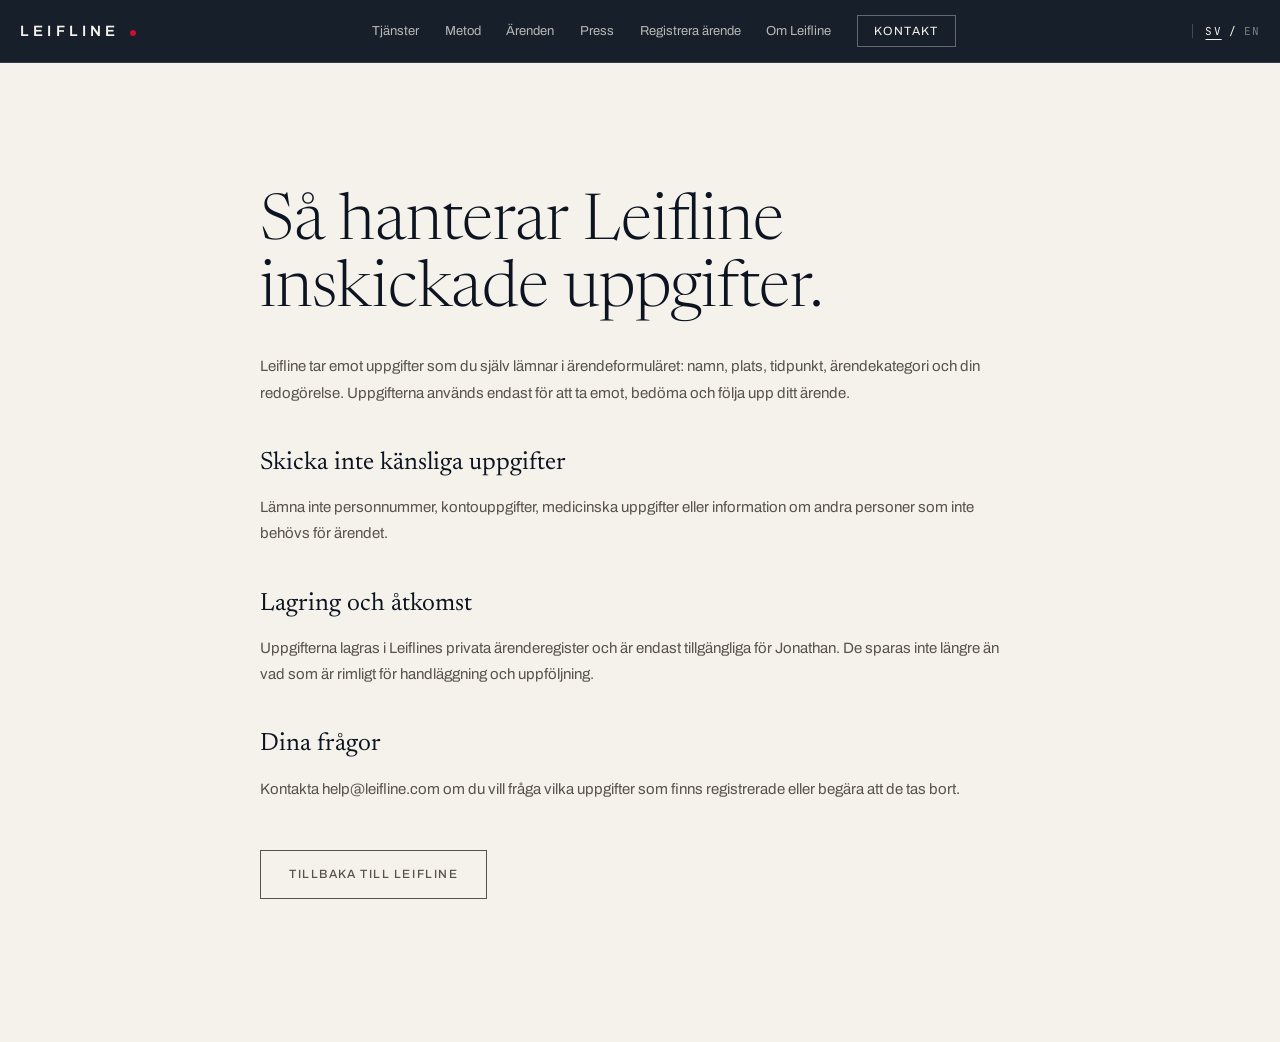
<file: sv/integritet/index.html>
<!doctype html><html lang="sv"><head><meta charset="utf-8"><meta name="viewport" content="width=device-width,initial-scale=1"><meta http-equiv="Content-Security-Policy" content="default-src 'self'; base-uri 'self'; object-src 'none'; img-src 'self' data:; style-src 'self' 'unsafe-inline'; font-src 'self'; script-src 'self'"><meta name="referrer" content="strict-origin-when-cross-origin"><title>Integritet — Leifline</title><meta name="description" content="Information om hur Leifline hanterar inskickade uppgifter."><link rel="canonical" href="https://leifline.com/sv/integritet/"><link rel="alternate" hreflang="en" href="https://leifline.com/privacy/"><link rel="alternate" hreflang="sv" href="https://leifline.com/sv/integritet/"><link rel="stylesheet" href="/assets/styles.css"></head><body>
  <a class="skip-link" href="#main">Hoppa till innehållet</a>
  <header class="site-header">
    <div class="wrap header-inner">
      <a class="brand" href="#top" aria-label="Leifline"><span>LEIFLINE</span><span class="brand-dot" aria-hidden="true"></span></a>
      <button class="nav-toggle" type="button" aria-expanded="false" aria-controls="primary-nav">MENY</button>
      <nav class="site-nav" id="primary-nav" aria-label="Huvudmeny">
        <a href="#services">Tjänster</a><a href="#method">Metod</a><a href="#cases">Ärenden</a><a href="#press">Press</a><a href="#case">Registrera ärende</a><a href="#about">Om Leifline</a><a class="nav-contact" href="#contact">KONTAKT</a>
      </nav>
      <div class="language-switcher" aria-label="Language"><a href="/sv/" aria-current="page">SV</a><span aria-hidden="true">/</span><a href="/">EN</a></div>
    </div>
  </header><main class="legal-page" id="main"><div class="wrap legal-copy"><h1>Så hanterar Leifline inskickade uppgifter.</h1><p>Leifline tar emot uppgifter som du själv lämnar i ärendeformuläret: namn, plats, tidpunkt, ärendekategori och din redogörelse. Uppgifterna används endast för att ta emot, bedöma och följa upp ditt ärende.</p><h2>Skicka inte känsliga uppgifter</h2><p>Lämna inte personnummer, kontouppgifter, medicinska uppgifter eller information om andra personer som inte behövs för ärendet.</p><h2>Lagring och åtkomst</h2><p>Uppgifterna lagras i Leiflines privata ärenderegister och är endast tillgängliga för Jonathan. De sparas inte längre än vad som är rimligt för handläggning och uppföljning.</p><h2>Dina frågor</h2><p>Kontakta <a href="mailto:help@leifline.com">help@leifline.com</a> om du vill fråga vilka uppgifter som finns registrerade eller begära att de tas bort.</p><p style="margin-top:48px"><a class="button" href="/sv/">TILLBAKA TILL LEIFLINE</a></p></div></main></body></html>
</file>
<file: assets/styles.css>
@import url("./fonts.css");

:root {
  --navy: #0b1420;
  --paper: #f5f2eb;
  --paper-dark: #e7e2d8;
  --paper-light: #fffdf8;
  --red: #c8102e;
  --red-dark: #a50d26;
  --ink-muted: #57534a;
  --line: #d8d2c6;
  --mono: "JetBrains Mono", ui-monospace, SFMono-Regular, Consolas, monospace;
  --serif: Newsreader, Georgia, serif;
  --sans: Archivo, Helvetica, Arial, sans-serif;
  color-scheme: light;
}

* { box-sizing: border-box; }
html { scroll-behavior: smooth; }
body { margin: 0; background: var(--paper); color: var(--navy); font-family: var(--sans); -webkit-font-smoothing: antialiased; }
body.modal-open { overflow: hidden; }
a { color: inherit; text-decoration: none; }
a:hover { color: var(--red); }
button, input, textarea { font: inherit; color: inherit; }
button { border-radius: 0; }
img { max-width: 100%; }
::selection { background: var(--red); color: var(--paper); }
:focus-visible { outline: 3px solid #e34a62; outline-offset: 3px; }
.skip-link { position: fixed; left: 12px; top: -80px; z-index: 200; padding: 11px 16px; background: var(--paper); color: var(--navy); }
.skip-link:focus { top: 12px; }
.wrap { width: min(100% - 36px, 1240px); margin-inline: auto; }
.section { padding: clamp(64px, 9vw, 110px) 0; }
.section-label, .eyebrow { font: 11px/1.7 var(--mono); letter-spacing: .2em; text-transform: uppercase; }
.section-label { color: #8a8579; }
.section-heading { margin: 0; font: 300 clamp(28px, 3.4vw, 46px)/1.16 var(--serif); text-wrap: pretty; }
.section-intro { margin: 16px 0 0; max-width: 640px; color: var(--ink-muted); font-size: 15.5px; line-height: 1.68; }
.section-heading-row { display: grid; grid-template-columns: minmax(190px, 1fr) minmax(0, 2fr); gap: 56px; align-items: start; margin-bottom: 56px; }
.section-heading-row .section-label { padding-top: 12px; }
.muted { color: var(--ink-muted); }
.mono { font-family: var(--mono); }
.dark { background: var(--navy); color: var(--paper); }
.dark .section-label { color: rgba(245,242,235,.5); }
.dark .section-intro { color: rgba(245,242,235,.72); }
.red { background: var(--red); color: var(--paper); }

@keyframes pulse { 0%, 100% { opacity: 1; } 50% { opacity: .25; } }

.site-header { position: sticky; top: 0; z-index: 80; background: rgba(11,20,32,.95); backdrop-filter: blur(8px); border-bottom: 1px solid rgba(245,242,235,.14); color: var(--paper); }
.header-inner { min-height: 62px; display: flex; align-items: center; justify-content: space-between; gap: 18px; }
.brand { display: flex; align-items: baseline; gap: 10px; flex: 0 0 auto; font-size: 15px; font-weight: 600; letter-spacing: .28em; }
.brand-dot { width: 6px; height: 6px; border-radius: 50%; background: var(--red); animation: pulse 2.6s ease-in-out infinite; }
.site-nav { display: flex; align-items: center; gap: clamp(14px, 2vw, 26px); min-width: 0; font-size: 13px; color: rgba(245,242,235,.72); white-space: nowrap; }
.site-nav a { color: inherit; }
.site-nav a:hover { color: var(--paper); }
.nav-contact { border: 1px solid rgba(245,242,235,.35); padding: 8px 16px; color: var(--paper) !important; font-size: 12px; letter-spacing: .12em; }
.language-switcher { display: flex; gap: 7px; padding-left: 12px; border-left: 1px solid rgba(245,242,235,.2); font: 11px var(--mono); letter-spacing: .1em; }
.language-switcher a { color: rgba(245,242,235,.45); }
.language-switcher [aria-current="page"] { color: var(--paper); text-decoration: underline; text-underline-offset: 4px; }
.nav-toggle { display: none; padding: 9px 11px; border: 1px solid rgba(245,242,235,.35); background: transparent; color: var(--paper); font: 11px var(--mono); letter-spacing: .12em; }

.hero { position: relative; min-height: 88vh; display: grid; background: var(--navy); color: var(--paper); overflow: hidden; }
.hero > img { position: absolute; inset: 0; width: 100%; height: 100%; object-fit: cover; object-position: 22% center; opacity: .9; }
.hero::before, .hero::after { content: ""; position: absolute; inset: 0; }
.hero::before { background: linear-gradient(90deg, rgba(11,20,32,.3), rgba(11,20,32,.55) 40%, rgba(11,20,32,.93) 70%, rgba(11,20,32,.98)); }
.hero::after { background: linear-gradient(180deg, rgba(11,20,32,.15), rgba(11,20,32,.1) 35%, rgba(11,20,32,.82)); }
.hero-inner { position: relative; z-index: 1; display: flex; align-items: flex-end; justify-content: flex-end; padding-block: clamp(96px, 12vw, 120px) clamp(52px, 8vw, 72px); }
.hero-copy { width: min(100%, 620px); }
.hero .eyebrow { margin-bottom: 28px; color: rgba(245,242,235,.6); }
.hero h1 { margin: 0 0 26px; font: 300 clamp(40px, 5.2vw, 76px)/1.02 var(--serif); letter-spacing: -.02em; text-wrap: balance; }
.hero-copy > p { max-width: 520px; margin: 0 0 36px; color: rgba(245,242,235,.78); font-size: 17px; line-height: 1.6; }
.button-row { display: flex; flex-wrap: wrap; gap: 14px; margin-bottom: 40px; }
.button { display: inline-flex; align-items: center; justify-content: center; min-height: 48px; padding: 13px 28px; border: 1px solid currentColor; background: transparent; cursor: pointer; font-size: 12px; font-weight: 500; letter-spacing: .13em; text-align: center; }
.button-primary { border-color: var(--red); background: var(--red); color: var(--paper); }
.button-primary:hover { border-color: var(--red-dark); background: var(--red-dark); color: var(--paper); }
.button-light { border-color: rgba(245,242,235,.4); color: var(--paper); }
.button-light:hover { background: rgba(245,242,235,.08); color: var(--paper); }
.hero-status { display: flex; flex-wrap: wrap; gap: clamp(18px, 3vw, 32px); padding-top: 20px; border-top: 1px solid rgba(245,242,235,.18); color: rgba(245,242,235,.62); font: 11.5px/1.7 var(--mono); }
.status-dot { display: inline-block; width: 7px; height: 7px; margin-right: 8px; border-radius: 50%; background: #4e9e6a; animation: pulse 2.6s ease-in-out infinite; }

.load-strip { padding: 30px 0; border-bottom: 1px solid var(--line); }
.load-head { display: flex; flex-wrap: wrap; justify-content: space-between; gap: 14px; margin-bottom: 22px; color: #8a8579; font: 10.5px var(--mono); letter-spacing: .16em; }
.load-grid { display: grid; grid-template-columns: repeat(5, minmax(0, 1fr)); gap: clamp(20px, 3vw, 34px); }
.load-number { font: 300 clamp(30px, 4vw, 40px)/1 var(--serif); }
.load-number.live { color: var(--red); }
.load-label { margin-top: 10px; color: #8a8579; font: 10.5px/1.65 var(--mono); letter-spacing: .1em; white-space: pre-line; }
.load-note { margin-top: 22px; padding-top: 16px; border-top: 1px solid #e2dcd0; color: #a39d90; font: 10.5px/1.8 var(--mono); letter-spacing: .1em; }

.card-grid { display: grid; grid-template-columns: repeat(auto-fit, minmax(min(250px,100%),1fr)); gap: 1px; border: 1px solid var(--line); background: var(--line); }
.card { min-width: 0; padding: clamp(28px, 5vw, 36px) clamp(22px, 4vw, 30px) clamp(32px, 6vw, 42px); background: var(--paper); }
.card:hover { background: var(--paper-light); }
.card-code { margin-bottom: 22px; color: var(--red); font: 11px var(--mono); letter-spacing: .16em; }
.card h3 { margin: 0 0 12px; font: 400 22px/1.25 var(--serif); }
.card p { margin: 0; color: var(--ink-muted); font-size: 14.5px; line-height: 1.62; }
.text-columns { display: grid; grid-template-columns: repeat(3, minmax(0,1fr)); gap: 48px; margin-top: 56px; }
.text-column h3 { margin: 0 0 18px; padding-bottom: 12px; border-bottom: 1px solid var(--line); font-size: 12.5px; letter-spacing: .14em; }
.text-column p { margin: 0; color: var(--ink-muted); font-size: 14.5px; line-height: 1.65; }

.method-steps { display: grid; grid-template-columns: repeat(4,minmax(0,1fr)); gap: 40px; margin-top: 60px; padding-top: 40px; border-top: 1px solid rgba(245,242,235,.2); }
.method-num { margin-bottom: 18px; color: var(--red); font: 300 40px/1 var(--serif); }
.method-step h3 { margin: 0 0 10px; font: 400 21px/1.28 var(--serif); }
.method-step p { margin: 0; color: rgba(245,242,235,.66); font-size: 14px; line-height: 1.62; }
.method-closing { margin: 36px 0 0; color: rgba(245,242,235,.42); font: 11px/1.8 var(--mono); }
.method-detail { display: grid; grid-template-columns: repeat(2,minmax(0,1fr)); gap: 56px; margin-top: 84px; align-items: start; }
.framed-image { display: block; width: 100%; border: 1px solid rgba(245,242,235,.2); }
.caption { margin-top: 12px; color: rgba(245,242,235,.45); font: 10.5px/1.8 var(--mono); letter-spacing: .12em; }
.timeline-title { padding-bottom: 14px; border-bottom: 1px solid rgba(245,242,235,.2); color: rgba(245,242,235,.45); font: 11px var(--mono); letter-spacing: .16em; }
.timeline-row { display: grid; grid-template-columns: 62px minmax(0,1fr); gap: 14px; padding: 13px 0; border-bottom: 1px solid rgba(245,242,235,.12); font-size: 14px; line-height: 1.5; }
.timeline-row time { color: var(--red); font: 12px var(--mono); }
.timeline-row span { color: rgba(245,242,235,.78); }
.stats-grid { display: grid; grid-template-columns: repeat(5,minmax(0,1fr)); gap: 1px; margin-top: 84px; border: 1px solid rgba(245,242,235,.18); background: rgba(245,242,235,.18); }
.stat { padding: 32px 24px; background: var(--navy); }
.stat-number { font: 300 clamp(34px,3.4vw,42px)/1 var(--serif); }
.stat-label { margin-top: 12px; color: rgba(245,242,235,.58); font: 10.5px/1.65 var(--mono); letter-spacing: .1em; white-space: pre-line; }
.operations-image { position: relative; background: var(--navy); }
.operations-image img { display: block; width: 100%; height: clamp(320px,52vh,640px); object-fit: cover; object-position: center 35%; opacity: .95; }
.operations-caption { position: absolute; inset: auto 0 0; padding: 80px 0 36px; background: linear-gradient(transparent,rgba(11,20,32,.88)); color: rgba(245,242,235,.8); font: 11.5px/1.9 var(--mono); letter-spacing: .12em; }

.case-grid { display: grid; grid-template-columns: repeat(auto-fit,minmax(min(320px,100%),1fr)); gap: 1px; border: 1px solid #c9c2b4; background: #c9c2b4; }
.case-card { min-width: 0; padding: clamp(26px,5vw,34px) clamp(22px,4vw,30px) clamp(28px,5vw,36px); background: #f1ede4; }
.case-card:hover { background: var(--paper-light); }
.case-card[hidden] { display: none; }
.case-meta { display: flex; justify-content: space-between; gap: 14px; margin-bottom: 22px; color: #8a8579; font: 10.5px var(--mono); letter-spacing: .08em; }
.case-card h3 { margin: 0 0 20px; font: 400 22px/1.28 var(--serif); }
.case-row { display: grid; grid-template-columns: 98px minmax(0,1fr); gap: 12px; margin-bottom: 12px; color: #3e3a33; font-size: 13.5px; line-height: 1.55; }
.case-row b { padding-top: 3px; color: #8a8579; font: 10px var(--mono); letter-spacing: .08em; }
.case-row.outcome b { color: var(--red); }
.case-quote { margin: 22px 0 0; padding-top: 18px; border-top: 1px solid var(--line); color: #3e3a33; font: italic 17px/1.5 var(--serif); }
.wide-button { width: 100%; margin-top: 24px; }
.archive-note { margin: 24px 0 0; color: #8a8579; font: 11px/1.8 var(--mono); }

.press-top { display: grid; grid-template-columns: repeat(2,minmax(0,1fr)); gap: 56px; align-items: start; margin-bottom: 64px; }
.press-list-item { padding: 18px 0; border-bottom: 1px solid var(--line); }
.press-list-meta { display: flex; justify-content: space-between; gap: 14px; margin-bottom: 8px; color: #8a8579; font: 10.5px var(--mono); letter-spacing: .08em; }
.press-list-title { margin-bottom: 6px; font: 21px/1.32 var(--serif); }
.press-list-copy { color: var(--ink-muted); font-size: 13.5px; line-height: 1.55; }
.press-gallery { padding-top: 34px; border-top: 1px solid var(--navy); }
.press-gallery-head { display: flex; flex-wrap: wrap; justify-content: space-between; align-items: end; gap: 18px; margin-bottom: 26px; }
.press-gallery-head h3 { margin: 0; font: 300 clamp(24px,3vw,36px)/1.18 var(--serif); }
.press-gallery-grid { display: grid; grid-template-columns: repeat(3,minmax(0,1fr)); gap: 22px; }
.press-card { border: 1px solid var(--line); background: #eeeae1; }
.press-card button { width: 100%; padding: 0; border: 0; background: transparent; text-align: left; cursor: zoom-in; }
.press-thumb { display: block; width: 100%; aspect-ratio: 1055/1491; object-fit: cover; object-position: top; filter: saturate(.88); transition: transform .18s,filter .18s; }
.press-card button:hover .press-thumb { transform: translateY(-3px); filter: saturate(1); }
.press-card-copy { padding: 18px 18px 20px; border-top: 1px solid var(--line); }
.press-card-copy h4 { margin: 0; font: 20px/1.25 var(--serif); }
.press-open { margin-top: 14px; color: var(--red); font: 10px var(--mono); letter-spacing: .1em; }
.press-dialog { width: min(94vw,1055px); max-width: none; max-height: 94vh; padding: 0; border: 0; background: #111820; color: var(--paper); overflow: auto; box-shadow: 0 24px 80px rgba(0,0,0,.5); }
.press-dialog::backdrop { background: rgba(4,9,15,.82); backdrop-filter: blur(4px); }
.dialog-bar { position: sticky; top: 0; z-index: 2; display: flex; justify-content: space-between; align-items: center; gap: 18px; padding: 12px 14px 12px 18px; border-bottom: 1px solid rgba(245,242,235,.2); background: rgba(11,20,32,.97); font: 11px var(--mono); letter-spacing: .1em; }
.dialog-close { padding: 8px 12px; border: 1px solid rgba(245,242,235,.4); background: transparent; color: var(--paper); cursor: pointer; font: 11px var(--mono); letter-spacing: .12em; }
.press-dialog img { display: block; width: 100%; height: auto; }

.case-form-shell { border: 1px solid var(--line); background: var(--paper-light); }
.case-form { display: grid; grid-template-columns: repeat(2,minmax(0,1fr)); }
.form-column { min-width: 0; padding: clamp(28px,6vw,44px) clamp(20px,5vw,40px); }
.form-column:first-child { border-right: 1px solid #e2dcd0; }
.form-section-title { margin-bottom: 22px; color: #8a8579; font: 10.5px/1.7 var(--mono); letter-spacing: .14em; }
.choice-grid { display: grid; gap: 9px; margin: 0 0 30px; padding: 0; border: 0; }
.choice { position: relative; }
.choice input { position: absolute; opacity: 0; pointer-events: none; }
.choice label { display: block; padding: 12px 15px; border: 1px solid var(--line); cursor: pointer; font-size: 14px; line-height: 1.45; }
.choice input:checked + label { border-color: var(--red); background: var(--red); color: var(--paper); }
.choice input:focus-visible + label { outline: 3px solid #e34a62; outline-offset: 2px; }
.field-grid { display: grid; gap: 18px; }
.field-grid.two { grid-template-columns: repeat(2,minmax(0,1fr)); }
.field { display: grid; gap: 7px; color: var(--ink-muted); font-size: 11.5px; letter-spacing: .08em; }
.field input { width: 100%; min-width: 0; padding: 9px 0; border: 0; border-bottom: 1px solid #c9c2b4; background: transparent; font-size: 15px; outline: 0; }
.field textarea { width: 100%; min-width: 0; padding: 12px; border: 1px solid #c9c2b4; background: transparent; font-size: 14.5px; line-height: 1.55; resize: vertical; outline: 0; }
.field input:focus, .field textarea:focus { border-color: var(--red); }
.classification { padding: 14px 16px; border: 1px solid #e2dcd0; background: #f1ede4; color: var(--ink-muted); font: 11px/1.95 var(--mono); }
.classification div:last-child { color: var(--red); }
.checkbox { display: flex; gap: 12px; align-items: flex-start; color: var(--ink-muted); cursor: pointer; font-size: 13px; line-height: 1.5; }
.checkbox input { width: 16px; height: 16px; margin-top: 3px; accent-color: var(--red); }
.privacy-note { margin: 0; color: #777167; font-size: 12px; line-height: 1.6; }
.privacy-note a { text-decoration: underline; text-underline-offset: 2px; }
.form-submit { width: 100%; border: 0; }
.form-submit:disabled { background: #ded8cb; color: #8a8579; cursor: not-allowed; }
.form-error { padding-left: 14px; border-left: 2px solid var(--red); color: var(--red); font: 11.5px/1.7 var(--mono); }
.honeypot { position: absolute !important; left: -10000px !important; width: 1px !important; height: 1px !important; overflow: hidden !important; }
.receipt { display: grid; grid-template-columns: repeat(2,minmax(0,1fr)); gap: 48px; padding: clamp(36px,7vw,64px) clamp(20px,5vw,40px); }
.receipt[hidden], .case-form[hidden] { display: none; }
.receipt-id { margin: 12px 0 20px; font: clamp(19px,3vw,32px) var(--mono); }
.receipt-table { padding-left: 40px; border-left: 1px solid #e2dcd0; font: 11.5px/2.1 var(--mono); }
.receipt-row { display: grid; grid-template-columns: 116px minmax(0,1fr); gap: 10px; }
.receipt-row span:first-child { color: #8a8579; }

.status-layout, .about-layout, .contact-layout { display: grid; grid-template-columns: repeat(2,minmax(0,1fr)); gap: clamp(40px,5vw,64px); align-items: start; }
.lookup-controls { display: flex; flex-wrap: wrap; gap: 12px; max-width: 480px; margin-top: 28px; }
.lookup-controls input { flex: 1 1 190px; min-width: 0; padding: 14px 16px; border: 1px solid rgba(245,242,235,.35); background: transparent; color: var(--paper); font: 14px var(--mono); letter-spacing: .06em; }
.register-extract { min-height: 260px; padding: clamp(24px,4vw,34px) clamp(20px,3vw,32px); border: 1px solid rgba(245,242,235,.2); }
.register-title { padding-bottom: 16px; border-bottom: 1px solid rgba(245,242,235,.2); color: rgba(245,242,235,.45); font: 10.5px var(--mono); letter-spacing: .14em; }
.register-row { display: grid; grid-template-columns: 146px minmax(0,1fr); gap: 14px; padding: 15px 0; border-bottom: 1px solid rgba(245,242,235,.12); font-size: 14px; line-height: 1.5; }
.register-row dt { color: rgba(245,242,235,.45); font: 10.5px var(--mono); letter-spacing: .08em; }
.register-row dd { margin: 0; color: rgba(245,242,235,.78); }
.about-image { width: 100%; border: 1px solid rgba(245,242,235,.22); }
.about-copy p { color: rgba(245,242,235,.76); font-size: 16px; line-height: 1.7; }
.founder { margin: 40px 0 46px; padding-top: 26px; border-top: 1px solid rgba(245,242,235,.2); }
.founder-name { font: 22px var(--serif); }
.founder-title { margin-top: 6px; color: rgba(245,242,235,.55); font: 11px/1.7 var(--mono); letter-spacing: .08em; }
.values-grid { display: grid; grid-template-columns: repeat(2,minmax(0,1fr)); gap: 32px; }
.value h3 { margin: 0 0 10px; font-size: 12.5px; letter-spacing: .12em; }
.value p { margin: 0; color: rgba(245,242,235,.62); font-size: 14px; line-height: 1.6; }
.contact-layout { gap: clamp(40px,5vw,56px); }
.contact-layout h2 { margin: 0 0 22px; max-width: 520px; font: 300 clamp(30px,4vw,54px)/1.08 var(--serif); }
.contact-layout p { max-width: 460px; color: rgba(245,242,235,.85); font-size: 15.5px; line-height: 1.65; }
.contact-item { padding-top: 18px; border-top: 1px solid rgba(245,242,235,.4); }
.contact-item + .contact-item { margin-top: 26px; }
.contact-label { margin-bottom: 8px; color: rgba(245,242,235,.72); font: 10.5px/1.7 var(--mono); letter-spacing: .12em; }
.contact-value { color: var(--paper); font: clamp(20px,3vw,27px)/1.25 var(--serif); }
.hours-row { display: grid; grid-template-columns: 104px minmax(0,1fr); gap: 10px; padding: 5px 0; font: 11.5px/1.6 var(--mono); }
.hours-row span:first-child { color: rgba(245,242,235,.65); }

.site-footer { padding: clamp(44px,7vw,56px) 0 40px; background: var(--navy); color: rgba(245,242,235,.6); }
.footer-grid { display: grid; grid-template-columns: repeat(3,minmax(0,1fr)); gap: 32px; align-items: end; }
.footer-brand { margin-bottom: 14px; color: var(--paper); font-size: 15px; font-weight: 600; letter-spacing: .28em; }
.footer-meta, .footer-nav { font: 11px/1.9 var(--mono); }
.footer-nav a { color: rgba(245,242,235,.6); }
.footer-copy { max-width: 380px; font-size: 12.5px; line-height: 1.7; }
.footer-legal { margin-top: 14px; color: rgba(245,242,235,.4); font: 10.5px/1.9 var(--mono); }
.footer-legal a { color: inherit; text-decoration: underline; }

.legal-page { min-height: 70vh; padding: clamp(80px,10vw,130px) 0; }
.legal-copy { max-width: 760px; }
.legal-copy h1 { margin: 0 0 28px; font: 300 clamp(38px,5vw,64px)/1.05 var(--serif); }
.legal-copy h2 { margin: 42px 0 12px; font: 400 25px/1.25 var(--serif); }
.legal-copy p, .legal-copy li { color: var(--ink-muted); font-size: 15px; line-height: 1.75; }

@media (max-width: 900px) {
  .nav-toggle { display: block; }
  .site-nav { position: absolute; inset: 62px 0 auto; display: none; padding: 18px; border-bottom: 1px solid rgba(245,242,235,.14); background: var(--navy); flex-direction: column; align-items: stretch; }
  .site-nav[data-open="true"] { display: flex; }
  .language-switcher { margin-left: auto; }
  .section-heading-row { grid-template-columns: 1fr; gap: 18px; }
  .section-heading-row .section-label { padding-top: 0; }
  .load-grid { grid-template-columns: repeat(3,minmax(0,1fr)); }
  .method-steps { grid-template-columns: repeat(2,minmax(0,1fr)); }
  .stats-grid { grid-template-columns: repeat(3,minmax(0,1fr)); }
  .text-columns { grid-template-columns: 1fr; gap: 32px; }
}

@media (max-width: 680px) {
  .wrap { width: min(100% - 32px,1240px); }
  .hero { min-height: 780px; }
  .hero > img { object-position: 31% center; }
  .hero::before { background: linear-gradient(180deg,rgba(11,20,32,.16),rgba(11,20,32,.62) 48%,rgba(11,20,32,.98) 78%); }
  .hero-inner { align-items: flex-end; }
  .load-grid { grid-template-columns: repeat(2,minmax(0,1fr)); }
  .method-detail, .press-top, .case-form, .receipt, .status-layout, .about-layout, .contact-layout, .footer-grid { grid-template-columns: 1fr; }
  .method-steps, .stats-grid, .press-gallery-grid, .values-grid { grid-template-columns: 1fr; }
  .form-column:first-child { border-right: 0; border-bottom: 1px solid #e2dcd0; }
  .field-grid.two { grid-template-columns: 1fr; }
  .receipt-table { padding: 28px 0 0; border: 0; border-top: 1px solid #e2dcd0; }
  .register-row { grid-template-columns: 104px minmax(0,1fr); }
  .press-dialog { width: 100vw; max-height: 100vh; }
}

@media (prefers-reduced-motion: reduce) {
  html { scroll-behavior: auto; }
  *, *::before, *::after { animation-duration: .01ms !important; animation-iteration-count: 1 !important; transition-duration: .01ms !important; }
}
</file>
